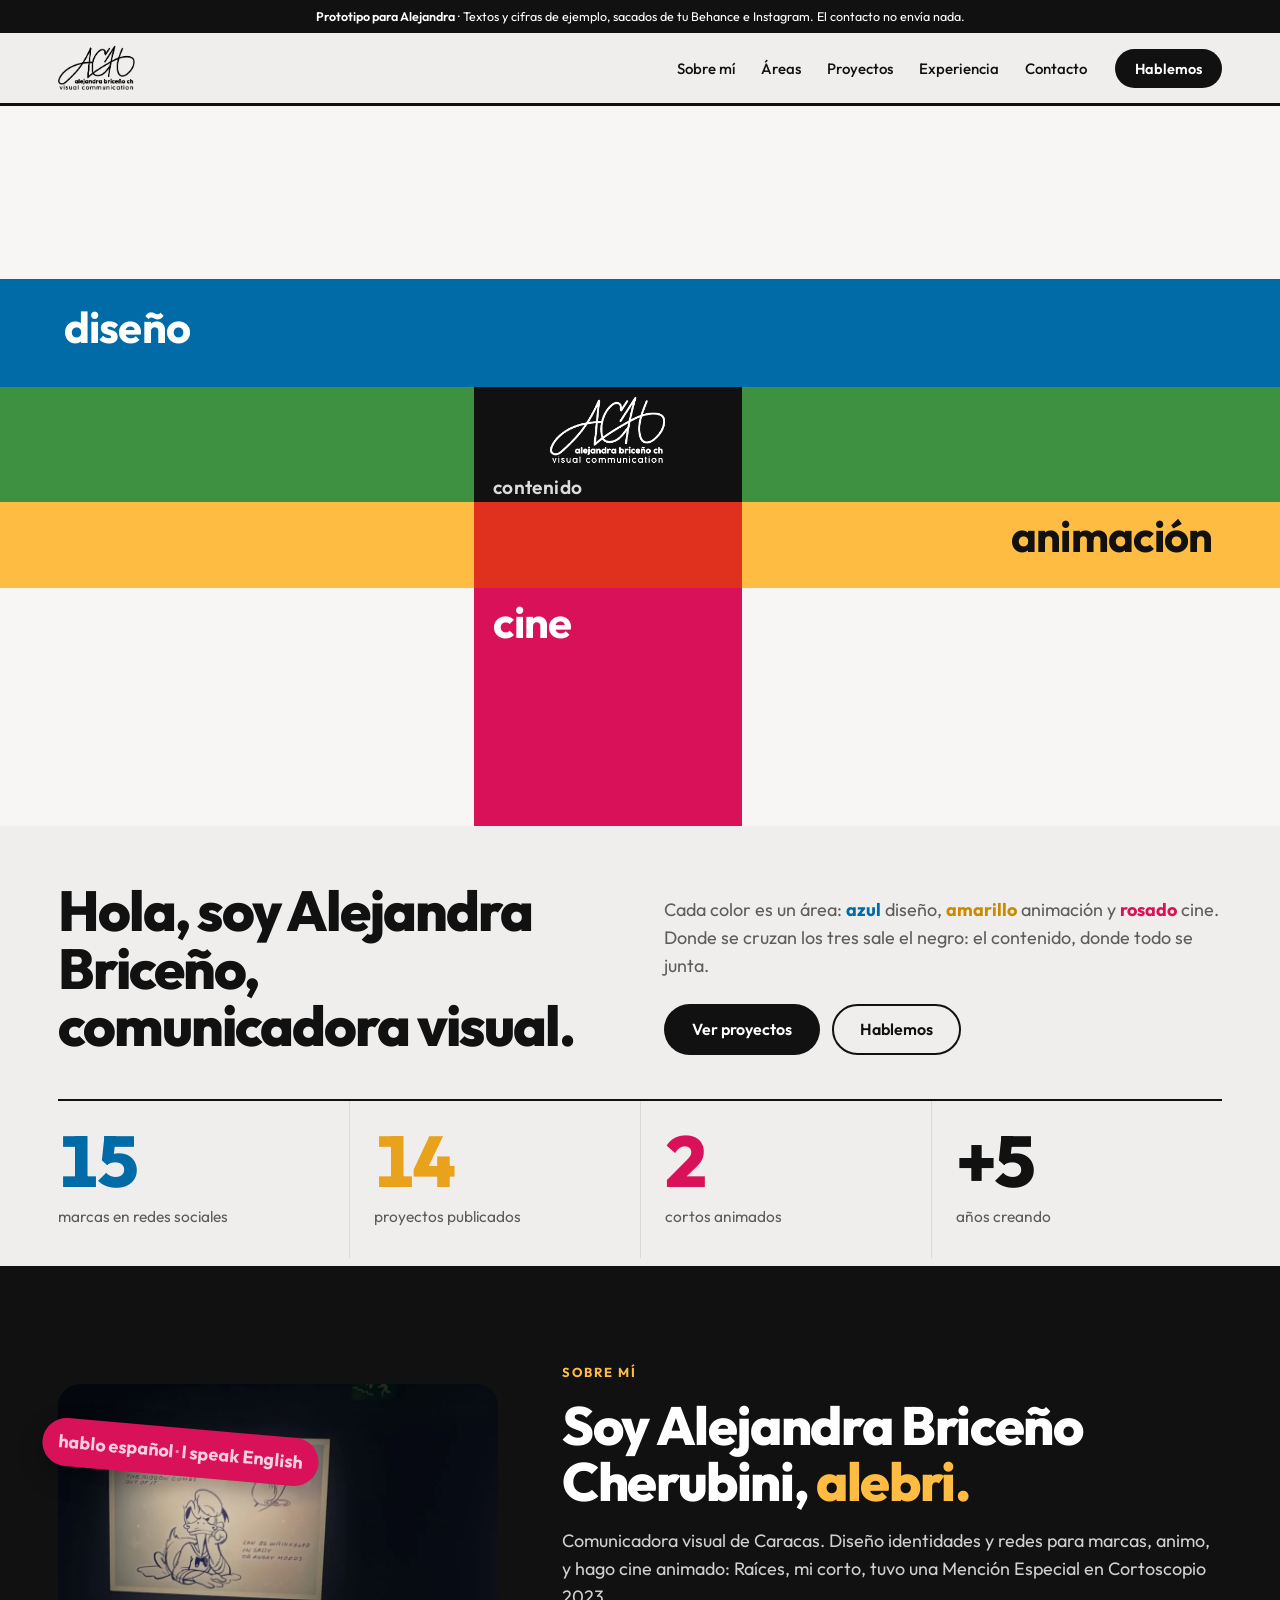
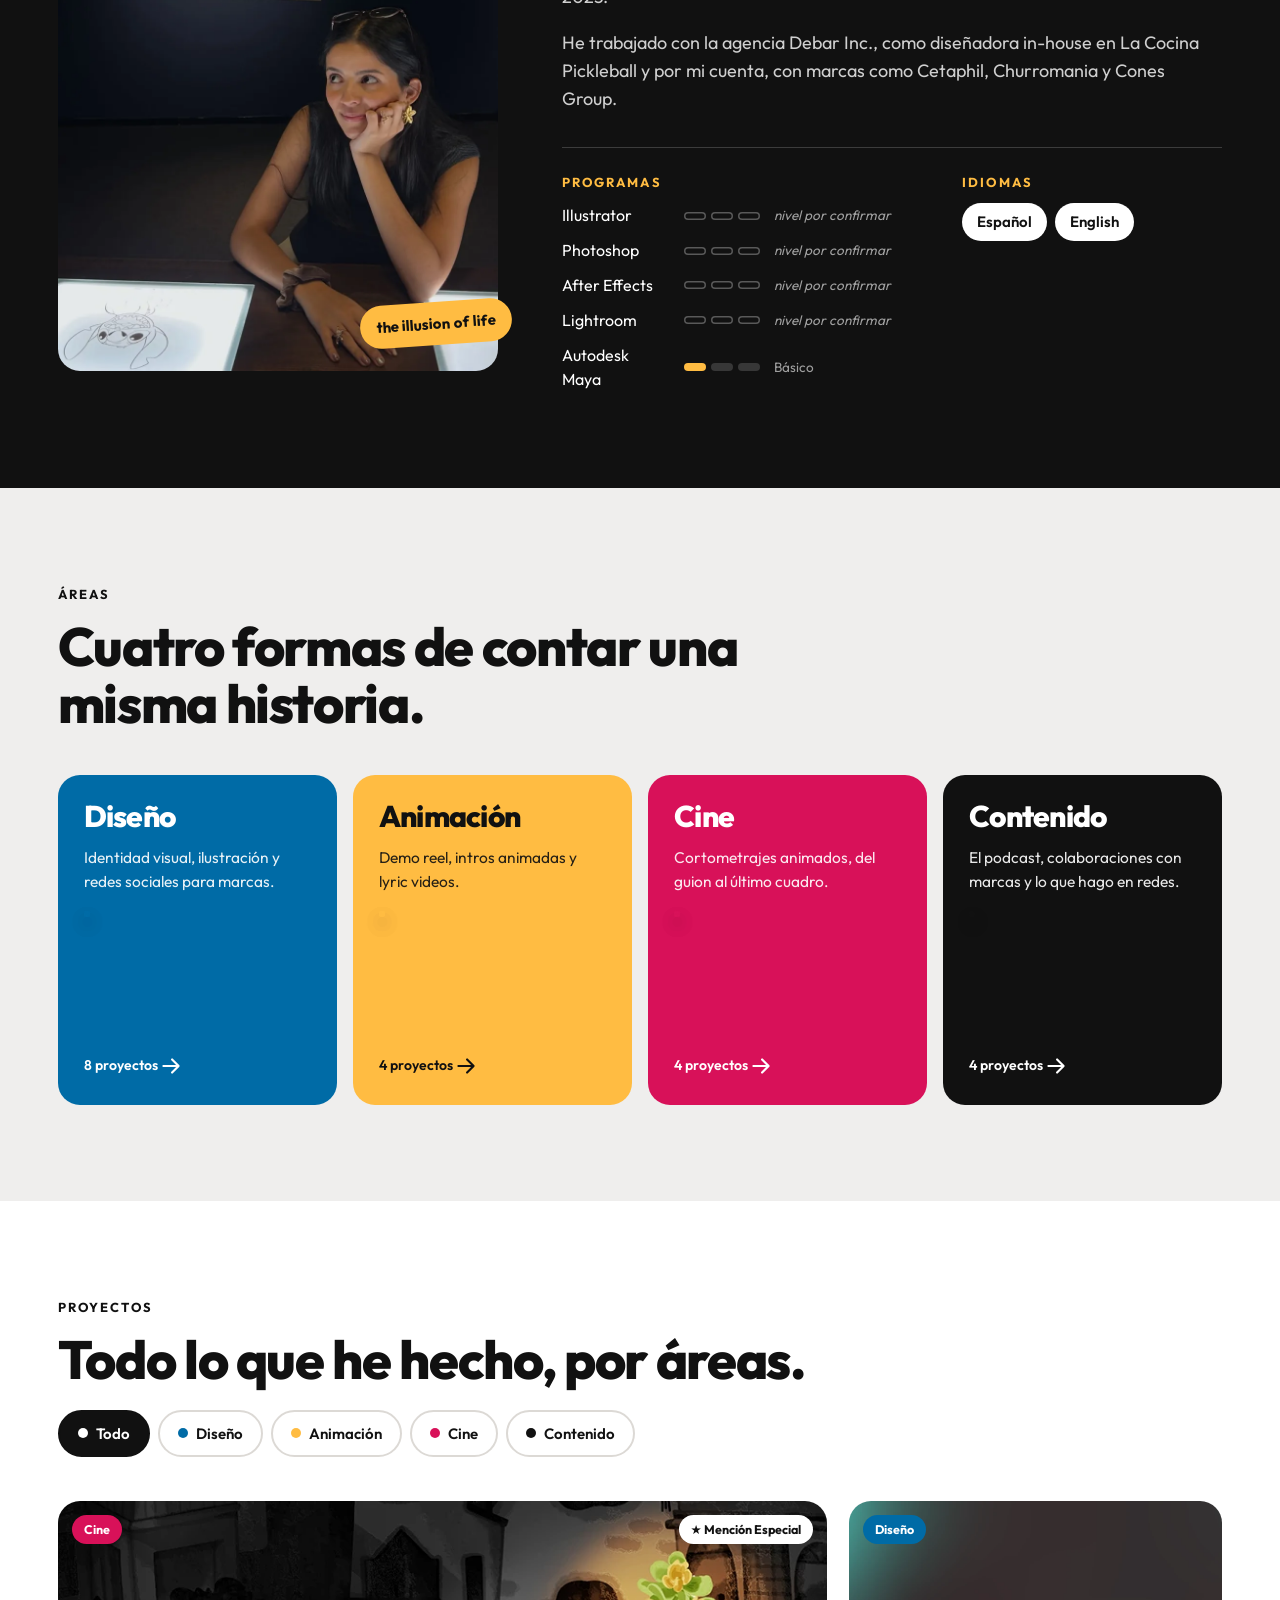
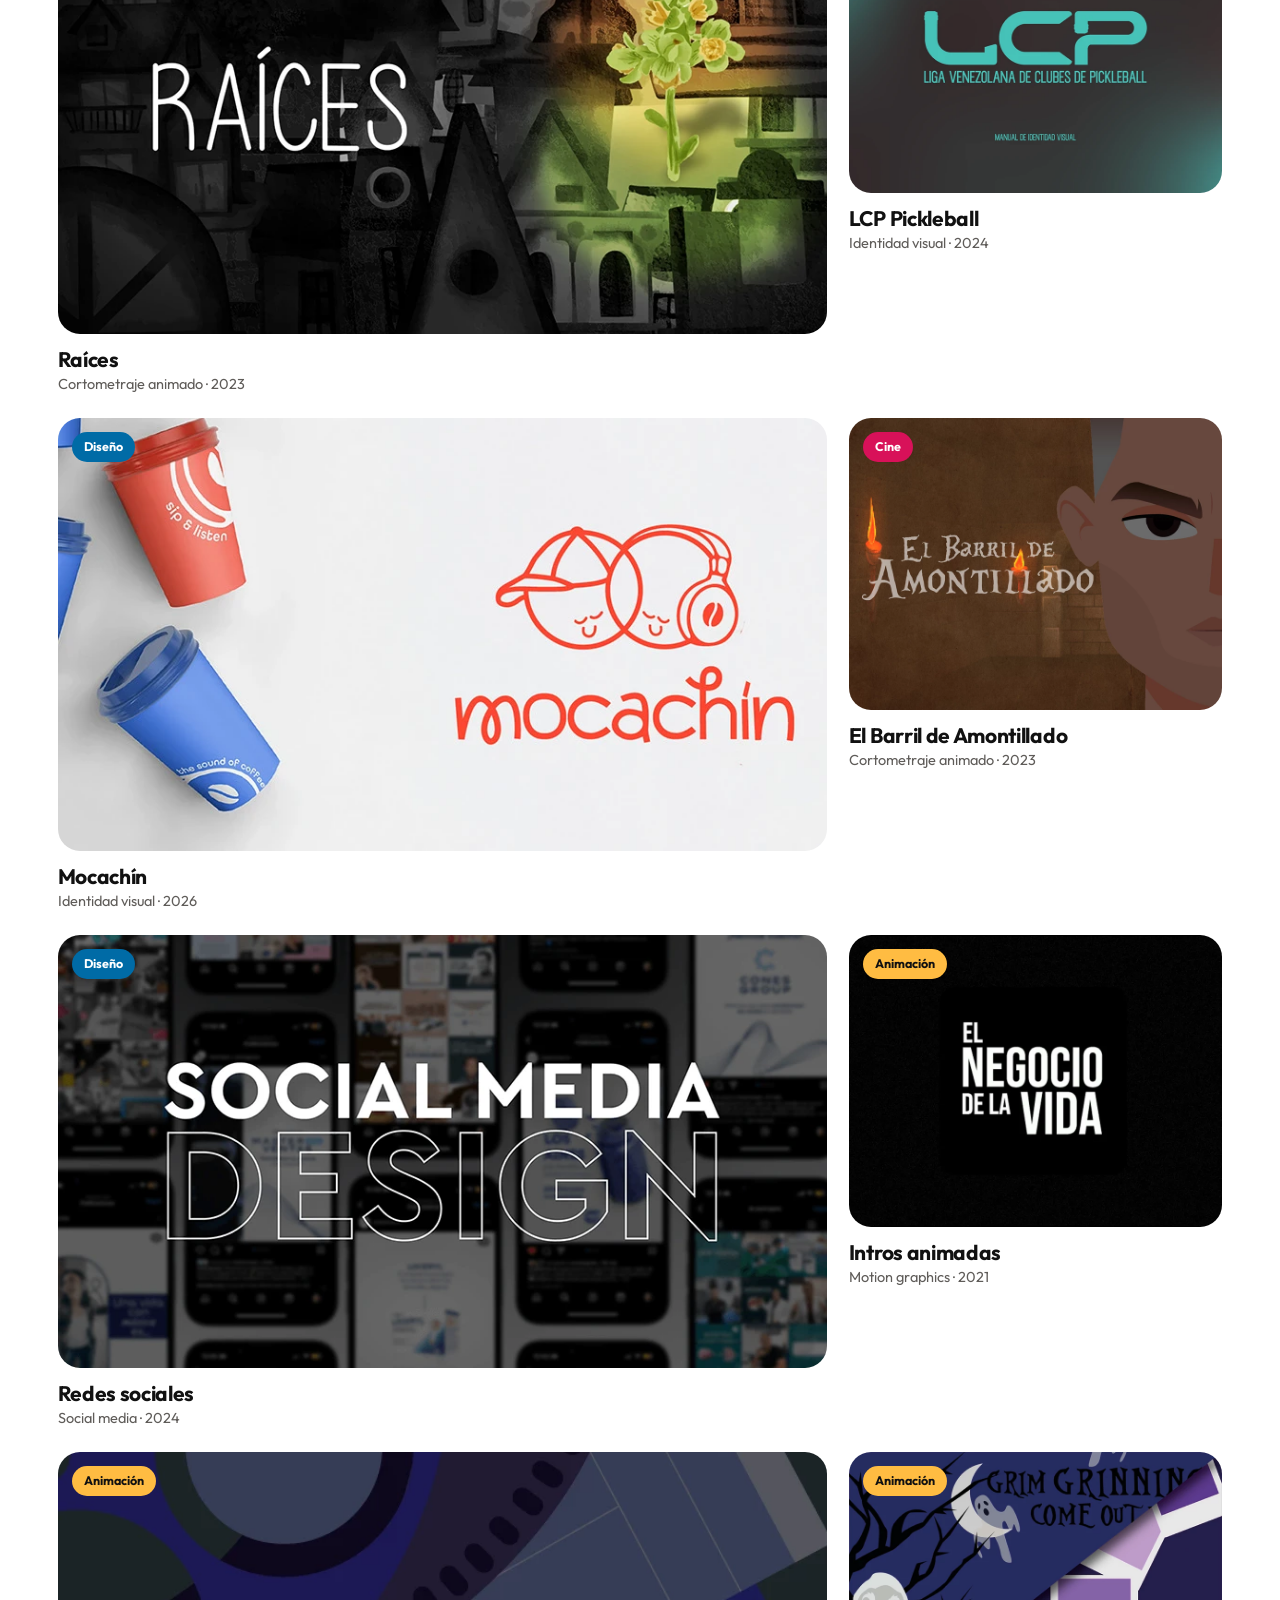
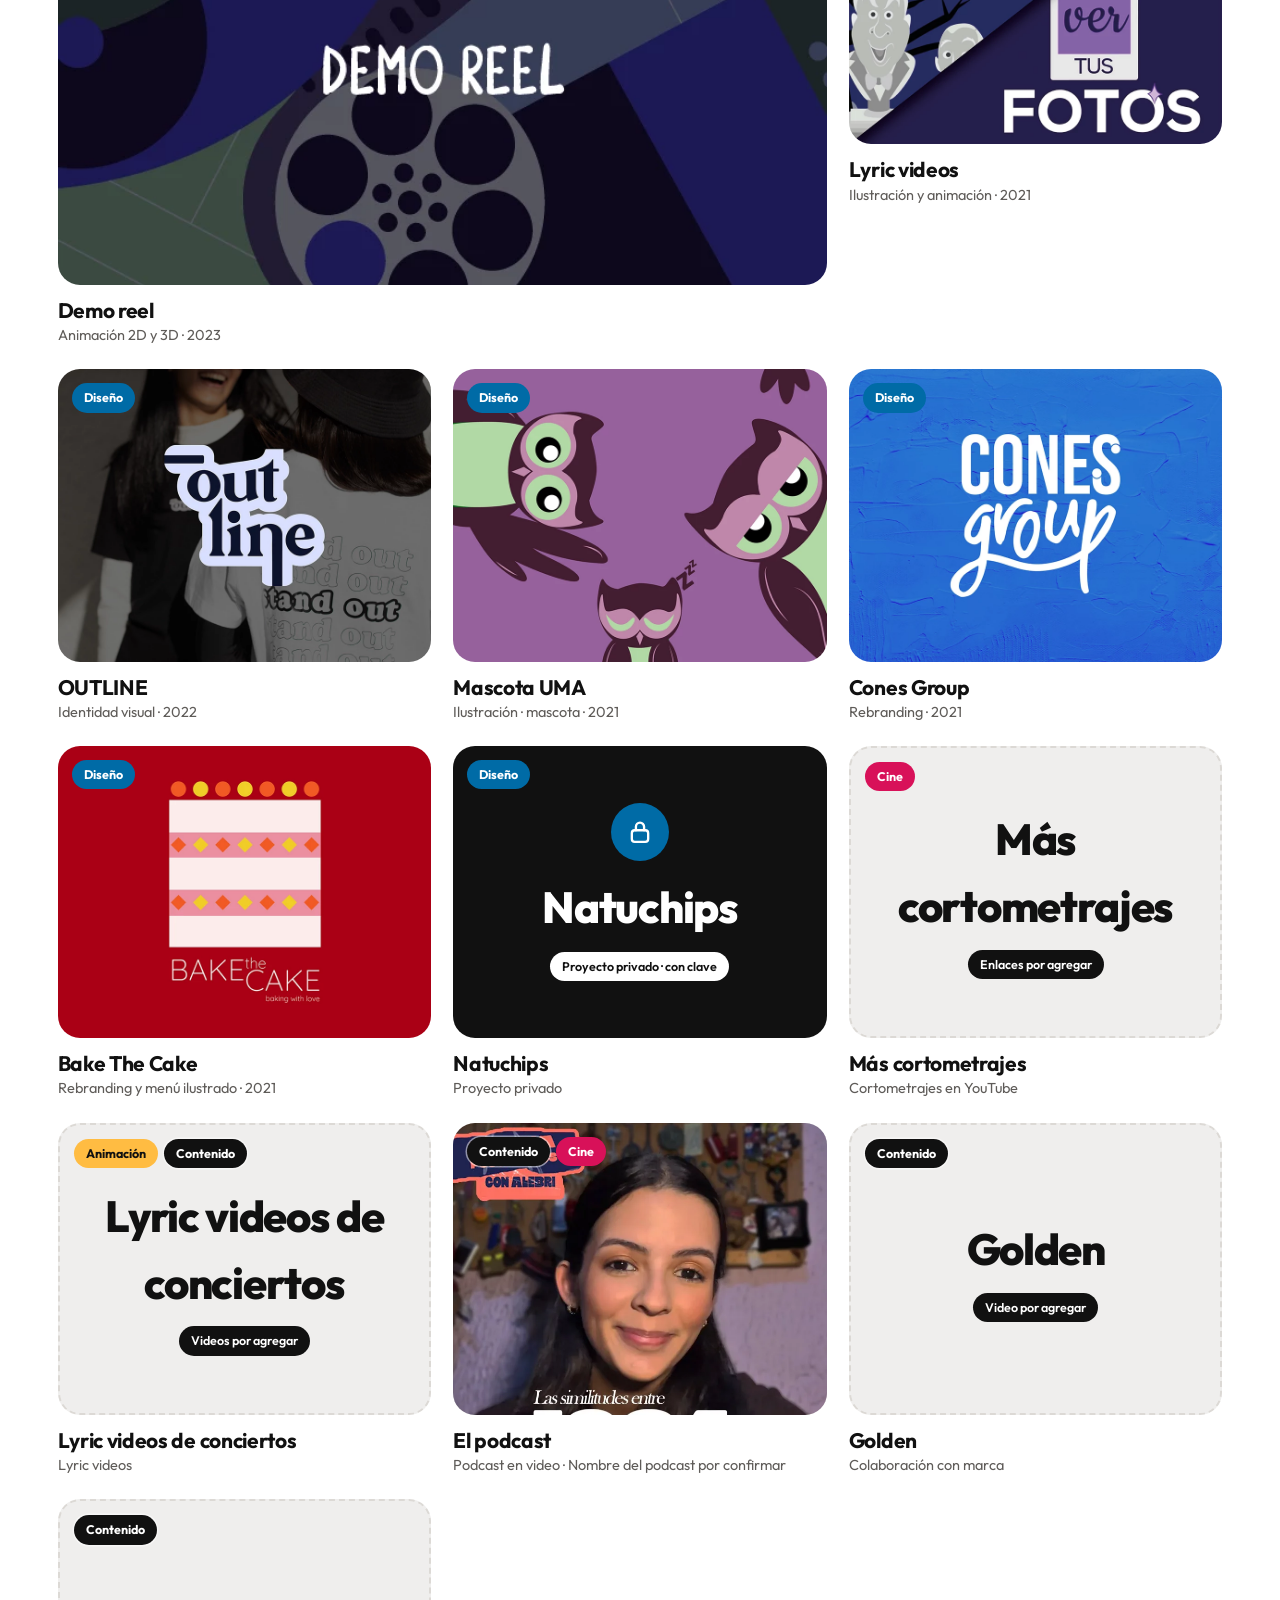
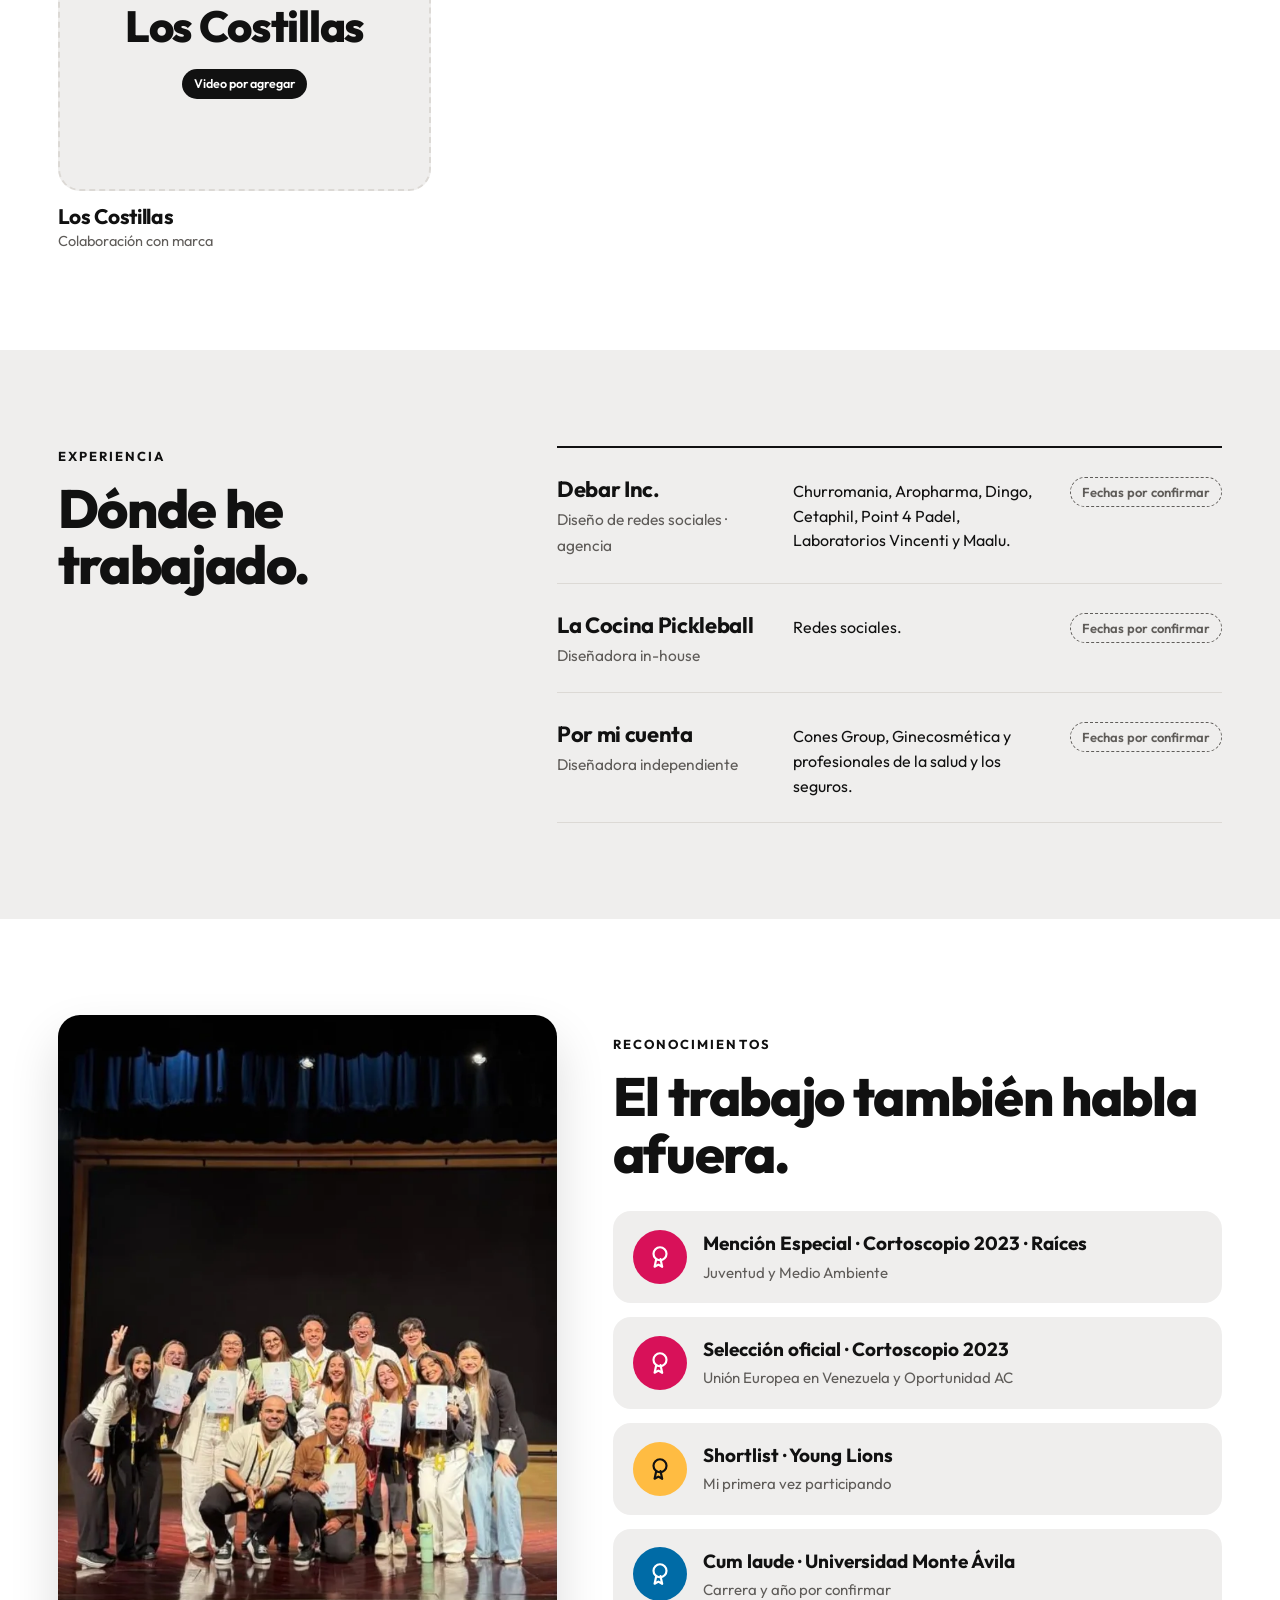
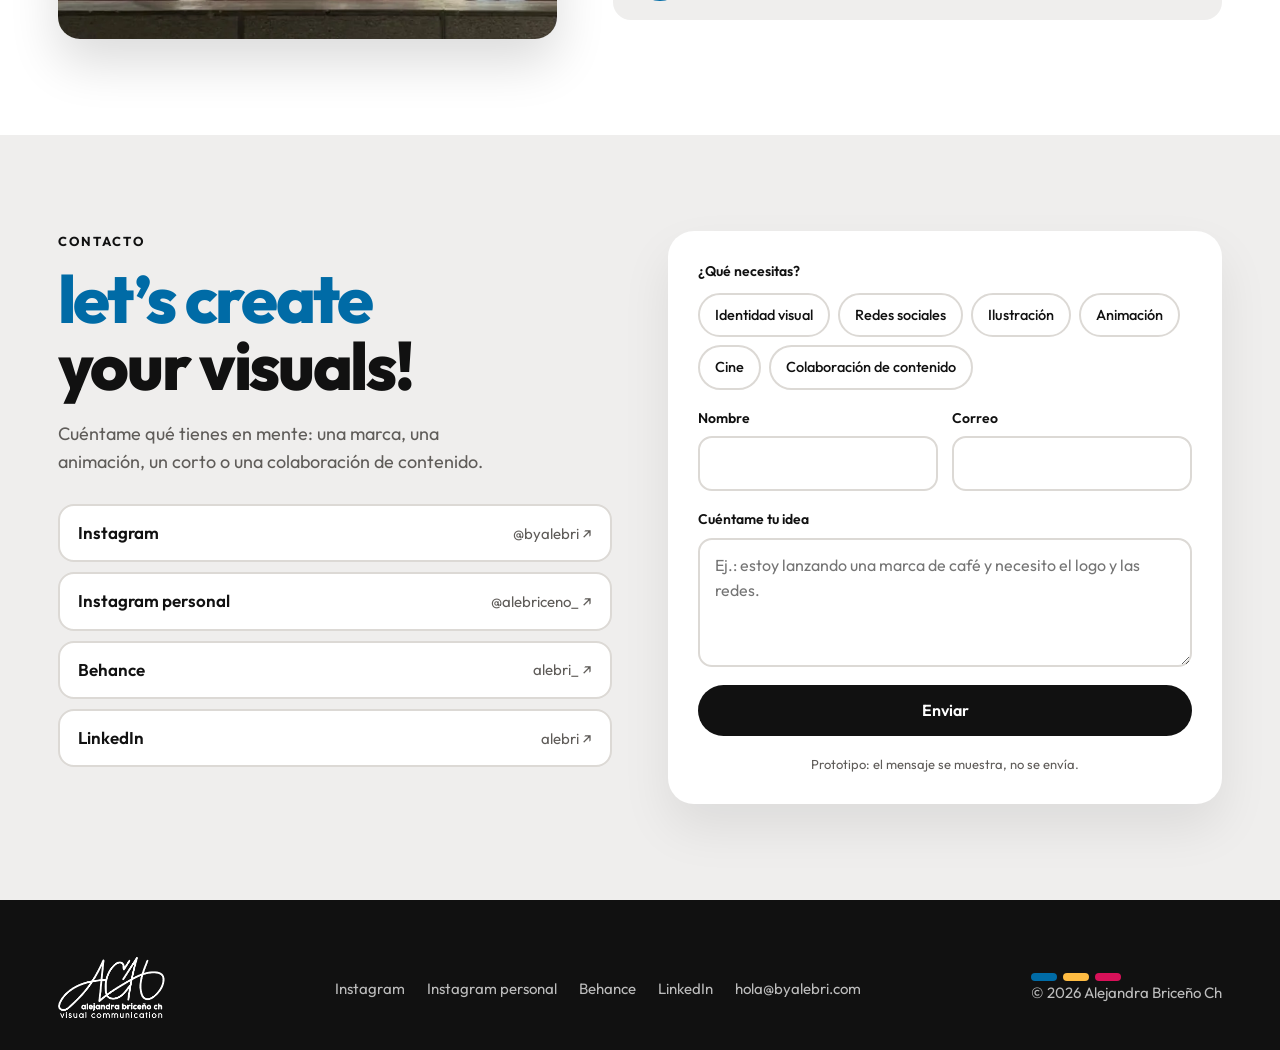
<file: index.html>
<!doctype html>
<html lang="es">
<head>
  <meta charset="utf-8" />
  <meta name="viewport" content="width=device-width, initial-scale=1" />
  <meta name="robots" content="noindex, nofollow" />
  <title>alebri — Alejandra Briceño · diseño, animación, cine y contenido</title>
  <meta name="description" content="Portafolio de Alejandra Briceño (alebri), comunicadora visual: diseño, animación, cine y creación de contenido." />
  <link rel="preconnect" href="https://fonts.googleapis.com" />
  <link rel="preconnect" href="https://fonts.gstatic.com" crossorigin />
  <link href="https://fonts.googleapis.com/css2?family=Outfit:wght@300;400;500;600;700;800;900&amp;display=swap" rel="stylesheet" />
  <link rel="icon" type="image/png" href="img/marca/icono.png" />
  <link rel="stylesheet" href="recursos/estilos.css" />
</head>
<body data-pagina="inicio" data-area="todo">
  <main>
    <!-- Portada: su animación de franjas. Cada franja lleva a su área. -->
    <section class="portada" aria-label="Portada">
      <div class="escenario" id="escenario">
        <div class="lienzo" id="lienzo">
          <div class="intro" aria-hidden="true"><img src="img/marca/personajes.png" alt="" /></div>
          <nav class="franjas" id="franjas" aria-label="Áreas"></nav>
        </div>
        <button class="repetir" type="button" id="repetir" aria-label="Ver la animación otra vez"></button>
      </div>
    </section>

    <section class="presentacion">
      <div class="caja">
        <div class="presentacion-fila">
          <h1 class="saludo">Hola, soy <strong>Alejandra Briceño</strong>, comunicadora visual.</h1>
          <div>
            <p class="hero-bajada">Cada color es un área: <b class="t-azul">azul</b> diseño, <b class="t-amarillo">amarillo</b> animación y <b class="t-rosado">rosado</b> cine. Donde se cruzan los tres sale el negro: el contenido, donde todo se junta.</p>
            <div class="acciones">
              <a class="boton boton--acento" href="#proyectos">Ver proyectos</a>
              <a class="boton boton--borde" href="#contacto">Hablemos</a>
            </div>
          </div>
        </div>
        <div class="numeros" id="numeros"></div>
      </div>
    </section>

    <section class="seccion seccion--negra" id="sobre-mi">
      <div class="caja sobre-grilla">
        <figure class="sobre-foto" data-revelar>
          <img src="img/marca/alebri.webp" alt="Alejandra Briceño frente a un dibujo de animación" loading="lazy" />
          <figcaption>the illusion of life</figcaption>
          <p class="sello-idiomas" id="sello-idiomas"></p>
        </figure>
        <div data-revelar>
          <p class="ceja">Sobre mí</p>
          <h2>Soy Alejandra Briceño Cherubini, <em>alebri.</em></h2>
          <p>Comunicadora visual de Caracas. Diseño identidades y redes para marcas, animo, y hago cine animado: Raíces, mi corto, tuvo una Mención Especial en Cortoscopio 2023.</p>
          <p>He trabajado con la agencia Debar Inc., como diseñadora in-house en La Cocina Pickleball y por mi cuenta, con marcas como Cetaphil, Churromania y Cones Group.</p>
          <div class="sobre-datos">
            <div>
              <h3>Programas</h3>
              <ul class="habilidades" id="lista-habilidades"></ul>
            </div>
            <div>
              <h3>Idiomas</h3>
              <ul class="idiomas" id="lista-idiomas"></ul>
            </div>
          </div>
        </div>
      </div>
    </section>

    <section class="seccion" id="areas">
      <div class="caja">
        <div class="cabeza">
          <p class="ceja">Áreas</p>
          <h2>Cuatro formas de contar <em>una misma historia.</em></h2>
        </div>
        <div class="areas" id="lista-areas"></div>
      </div>
    </section>

    <section class="seccion seccion--blanca" id="proyectos">
      <div class="caja">
        <div class="cabeza cabeza--fila">
          <div>
            <p class="ceja">Proyectos</p>
            <h2 id="titulo-proyectos">Todo lo que he hecho, <em>por áreas.</em></h2>
          </div>
          <div class="filtros" id="filtros" role="group" aria-label="Filtrar proyectos por área"></div>
        </div>
        <div class="subfiltros" id="subfiltros" role="group" aria-label="Filtrar diseño" hidden></div>
        <div class="proyectos" id="lista-proyectos"></div>
      </div>
    </section>

    <section class="seccion" id="experiencia">
      <div class="caja experiencia-grilla">
        <div class="cabeza">
          <p class="ceja">Experiencia</p>
          <h2>Dónde <em>he trabajado.</em></h2>
        </div>
        <ol class="experiencia" id="lista-experiencia"></ol>
      </div>
    </section>

    <section class="seccion seccion--blanca" id="premios">
      <div class="caja premios-grilla">
        <figure class="premios-foto" data-revelar>
          <img src="img/redes/young-lions.webp" alt="Alejandra con su equipo en Young Lions" loading="lazy" />
        </figure>
        <div>
          <p class="ceja">Reconocimientos</p>
          <h2>El trabajo <em>también habla afuera.</em></h2>
          <ul class="premios" id="lista-premios"></ul>
        </div>
      </div>
    </section>

    <section class="seccion" id="contacto">
      <div class="caja contacto-grilla">
        <div>
          <p class="ceja">Contacto</p>
          <p class="lema"><span>let’s create</span> your visuals!</p>
          <p class="contacto-texto">Cuéntame qué tienes en mente: una marca, una animación, un corto o una colaboración de contenido.</p>
          <ul class="redes" id="lista-redes"></ul>
        </div>
        <form class="formulario" id="form-contacto" novalidate>
          <fieldset class="campo">
            <legend>¿Qué necesitas?</legend>
            <div class="chips" id="chips-contacto"></div>
            <p class="error" data-error="tipos" hidden>Elige al menos una opción.</p>
          </fieldset>
          <div class="fila-2">
            <label class="campo"><span class="etiqueta">Nombre</span><input name="nombre" autocomplete="name" /><span class="error" data-error="nombre" hidden>Dime tu nombre.</span></label>
            <label class="campo"><span class="etiqueta">Correo</span><input name="correo" type="email" autocomplete="email" /><span class="error" data-error="correo" hidden>Necesito un correo para responderte.</span></label>
          </div>
          <label class="campo"><span class="etiqueta">Cuéntame tu idea</span><textarea name="mensaje" rows="4" placeholder="Ej.: estoy lanzando una marca de café y necesito el logo y las redes."></textarea><span class="error" data-error="mensaje" hidden>Cuéntame un poco de tu proyecto.</span></label>
          <button class="boton boton--acento boton--ancho" type="submit">Enviar</button>
          <p class="nota">Prototipo: el mensaje se muestra, no se envía.</p>
        </form>
      </div>
    </section>
  </main>

  <script src="recursos/datos.js"></script>
  <script src="recursos/app.js"></script>
</body>
</html>
</file>
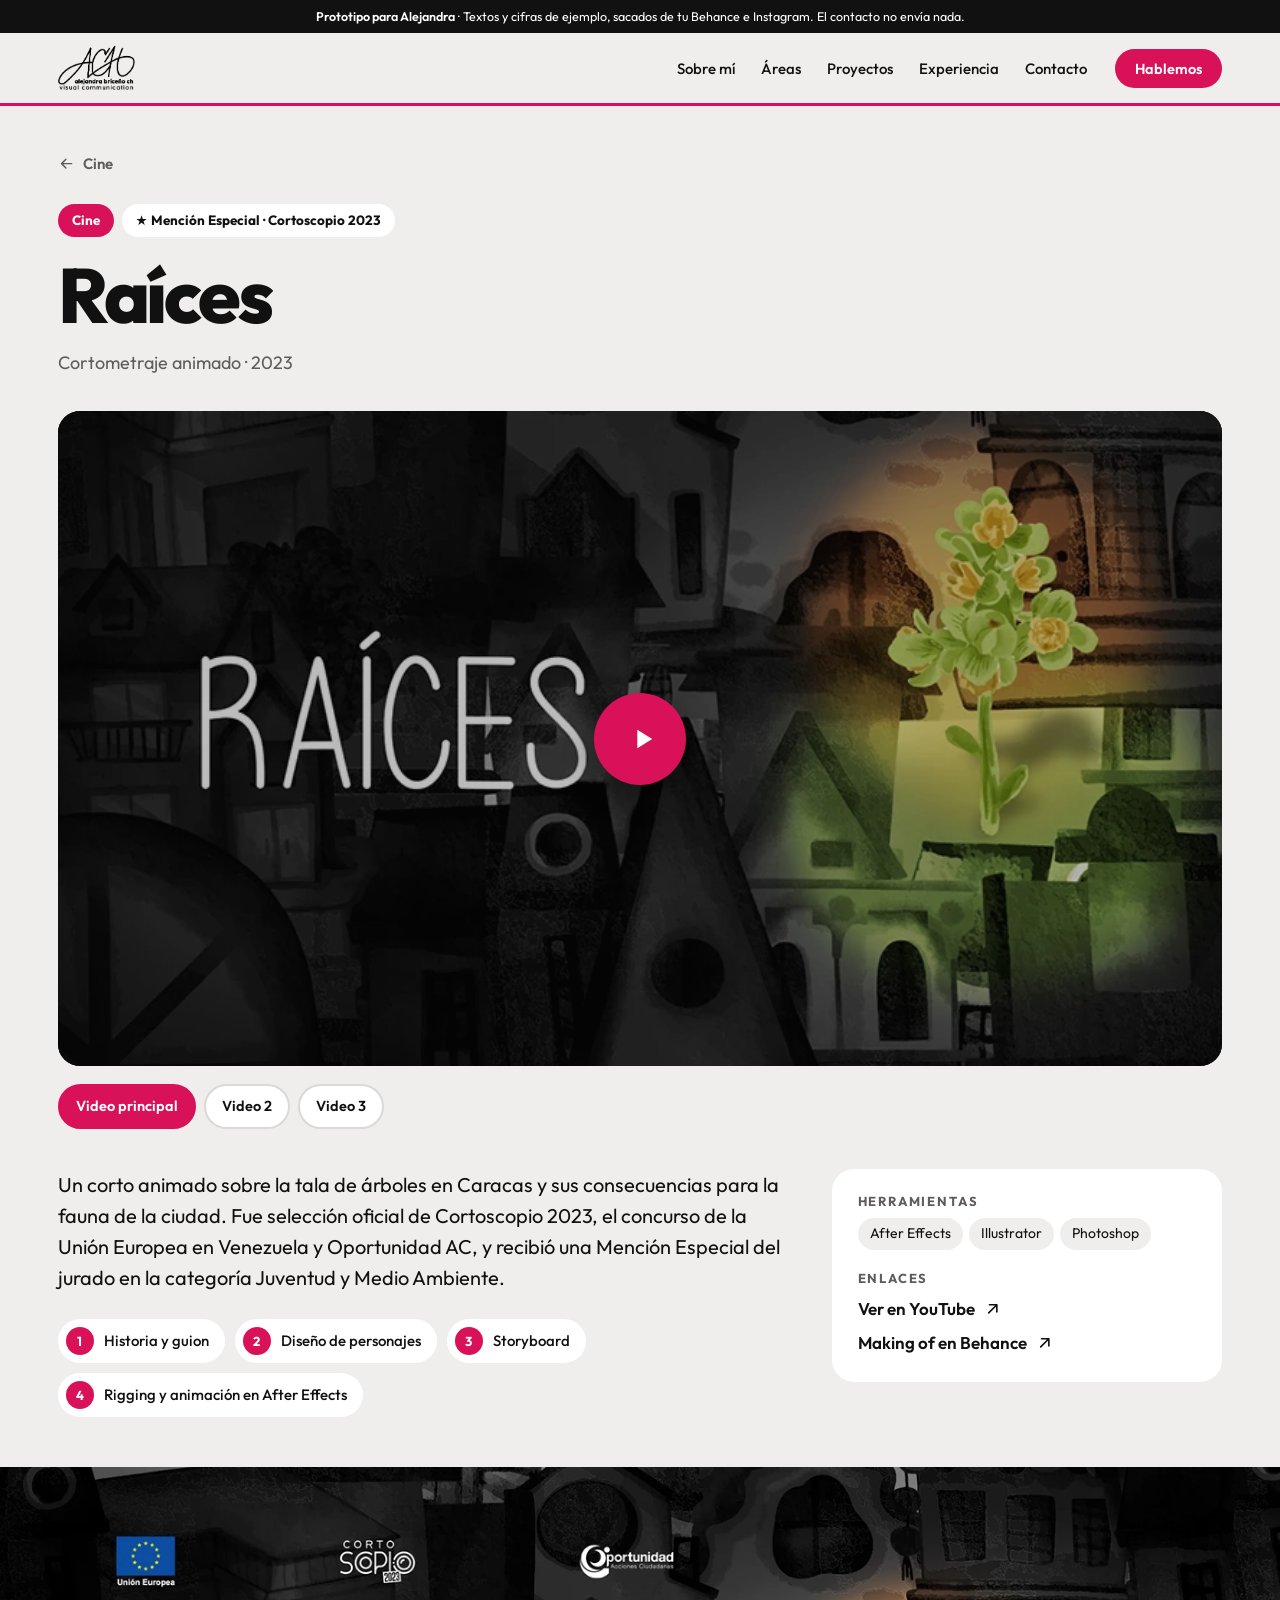
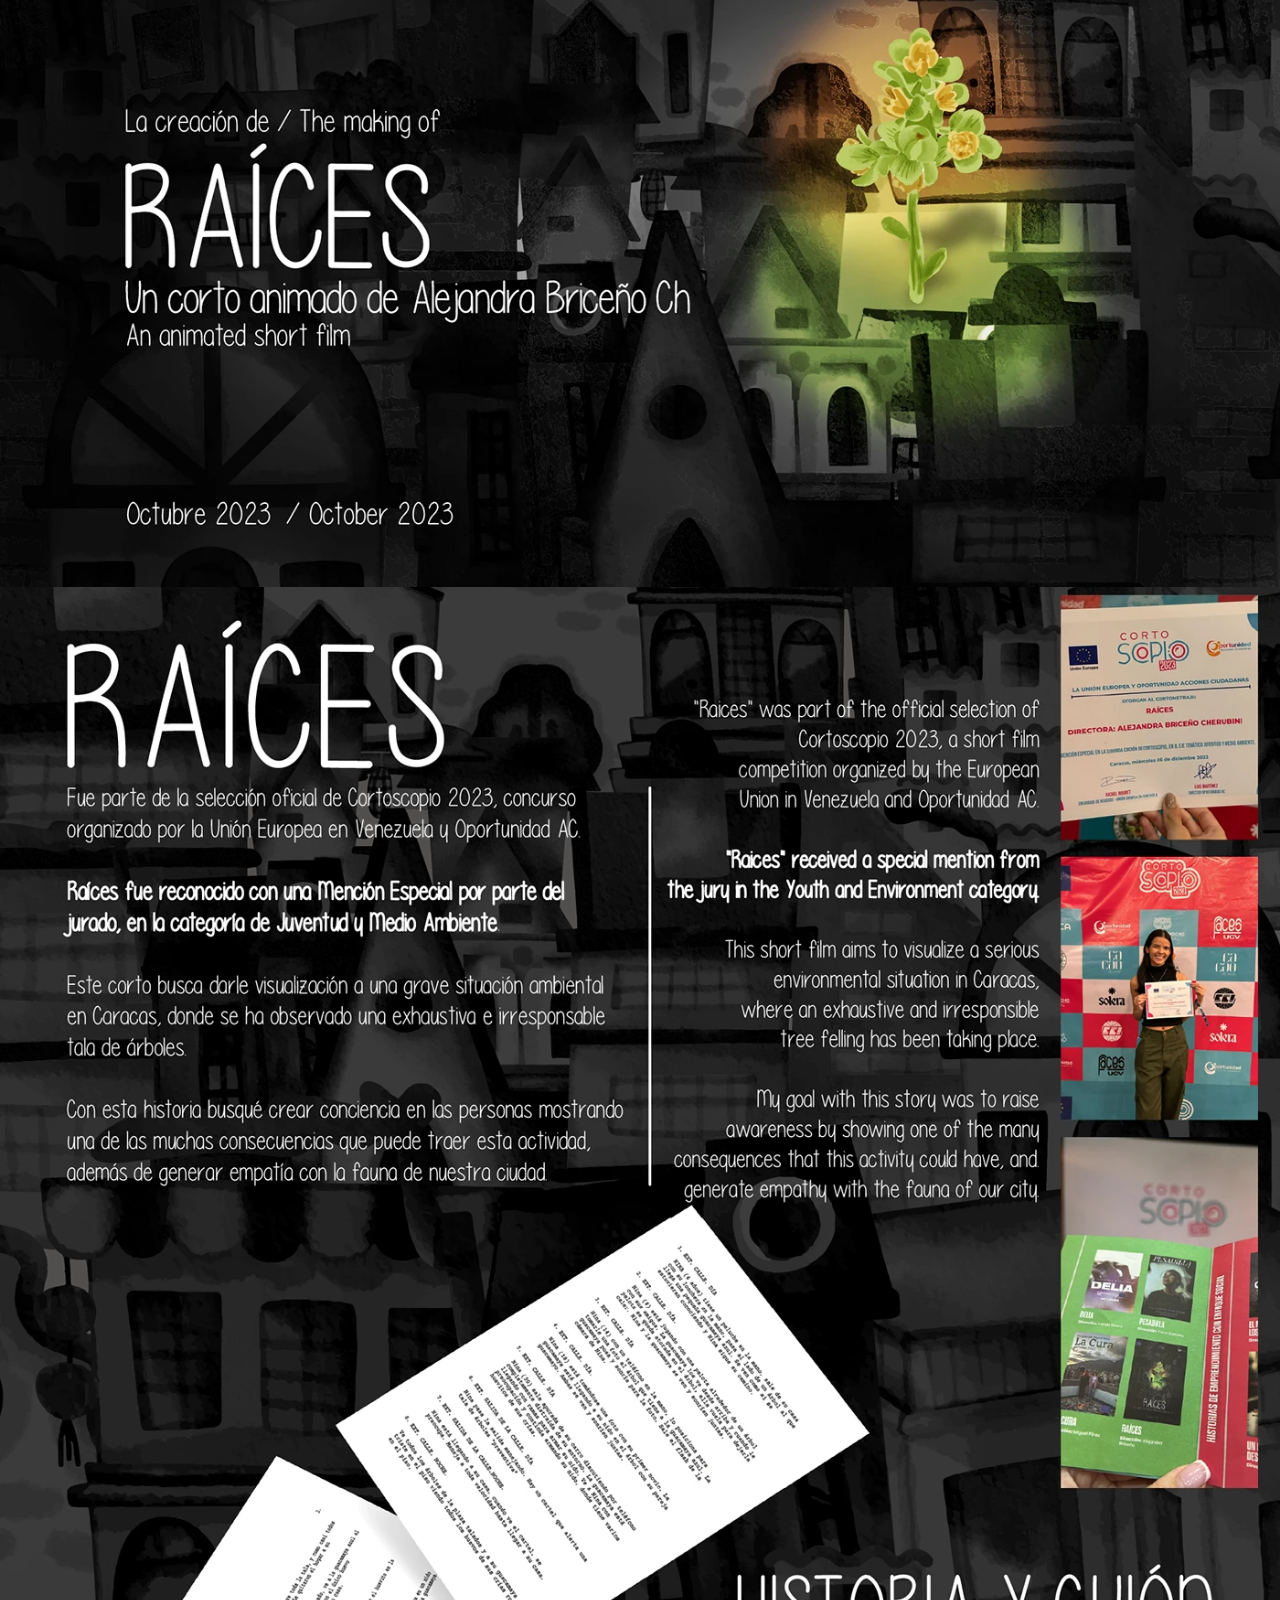
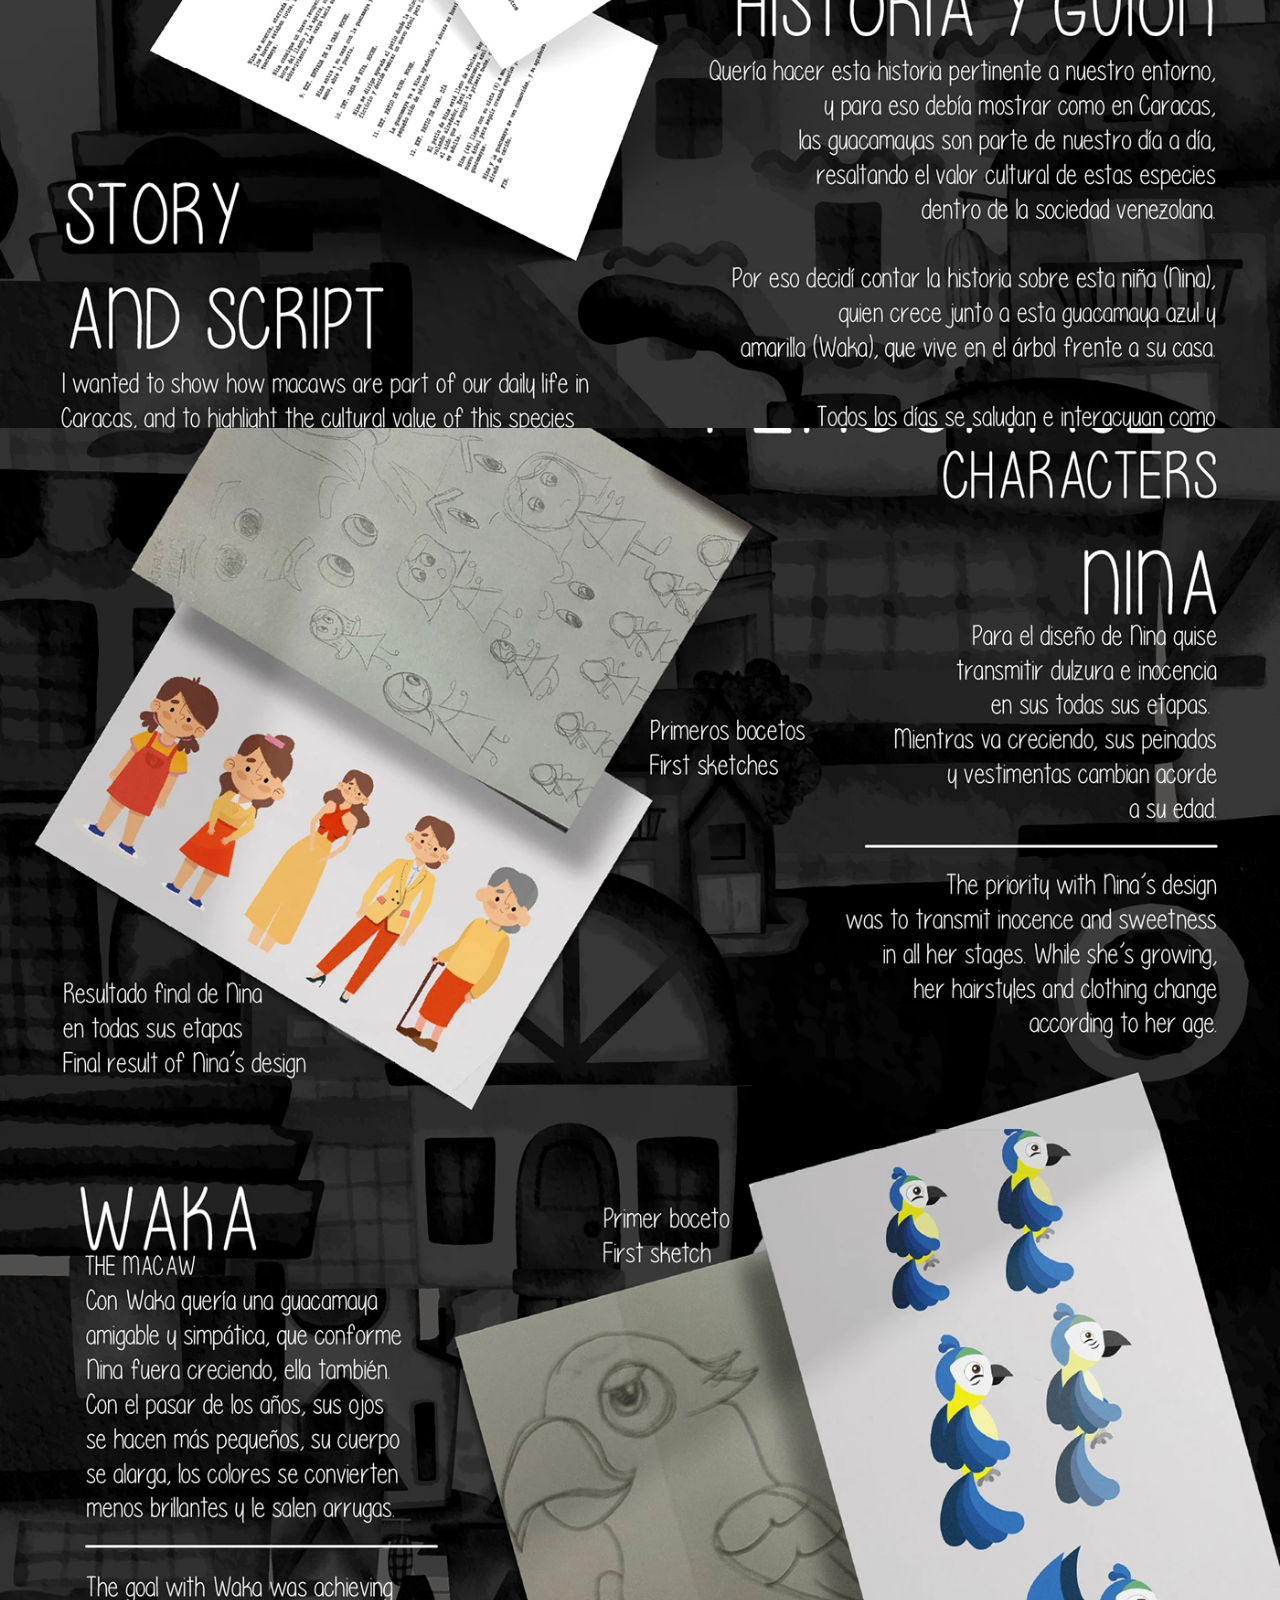
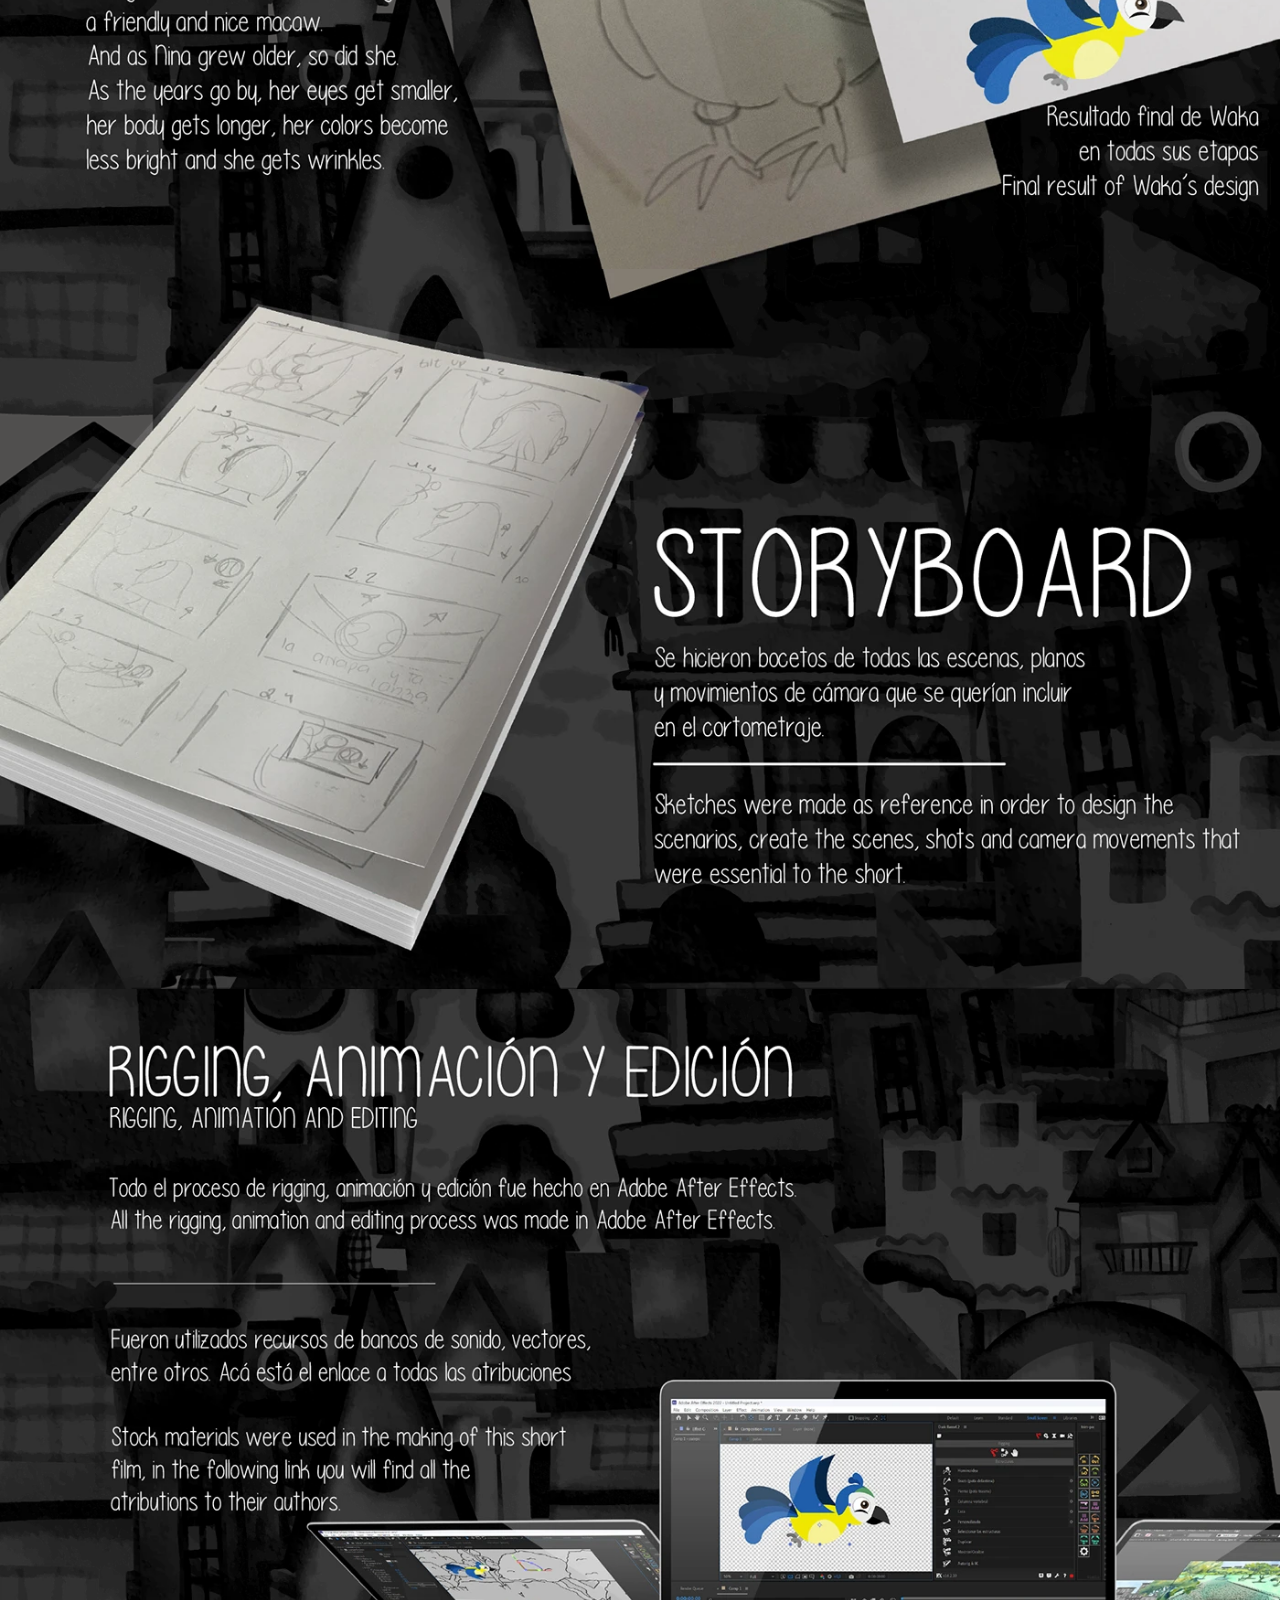
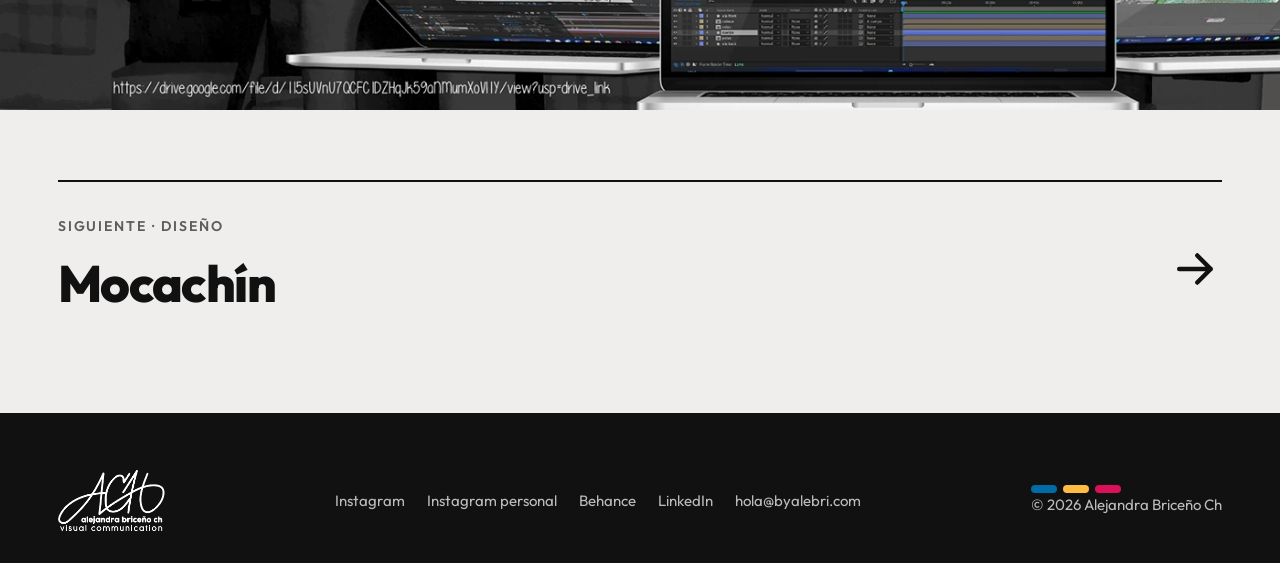
<file: proyecto.html>
<!doctype html>
<html lang="es">
<head>
  <meta charset="utf-8" />
  <meta name="viewport" content="width=device-width, initial-scale=1" />
  <meta name="robots" content="noindex, nofollow" />
  <title>Proyecto — alebri</title>
  <link rel="preconnect" href="https://fonts.googleapis.com" />
  <link rel="preconnect" href="https://fonts.gstatic.com" crossorigin />
  <link href="https://fonts.googleapis.com/css2?family=Outfit:wght@300;400;500;600;700;800;900&amp;display=swap" rel="stylesheet" />
  <link rel="icon" type="image/png" href="img/marca/icono.png" />
  <link rel="stylesheet" href="recursos/estilos.css" />
</head>
<body data-pagina="proyecto" data-area="todo">
  <main id="ficha"></main>
  <script src="recursos/datos.js"></script>
  <script src="recursos/medidas.js"></script>
  <script src="recursos/app.js"></script>
</body>
</html>
</file>
<file: recursos/estilos.css>
/* Prototipo de byalebri.com. Sale de su propia marca: el gris de su banner de
   Behance, azul diseño, amarillo animación, rosado cine y negro, donde todo se
   junta. El área elegida cambia el color de acento de toda la web. */
*, *::before, *::after { box-sizing: border-box; }

:root {
  --fondo: #efeeed;
  --tinta: #111;
  --gris: #5f5c59;
  --linea: #dcd9d5;
  --blanco: #fff;
  --azul: #006ba6;
  --amarillo: #ffbc42;
  --rosado: #d81159;
  --negro: #111;
  --acento: var(--negro);
  --acento-texto: var(--negro); /* el acento cuando va como texto sobre claro */
  --sobre-acento: #fff;
  --radio: 22px;
  --margen: clamp(18px, 4.5vw, 72px);
  --alto-cabecera: 70px;
  --piel: #f6f4f1;
}
body[data-area="diseno"] { --acento: var(--azul); --acento-texto: var(--azul); --sobre-acento: #fff; }
body[data-area="animacion"] { --acento: var(--amarillo); --acento-texto: #b07400; --sobre-acento: #111; }
body[data-area="cine"] { --acento: var(--rosado); --acento-texto: var(--rosado); --sobre-acento: #fff; }

html { scroll-behavior: smooth; scroll-padding-top: calc(var(--alto-cabecera) + 16px); }
body {
  margin: 0;
  font-family: 'Outfit', system-ui, -apple-system, 'Segoe UI', sans-serif;
  font-size: 17px;
  line-height: 1.55;
  color: var(--tinta);
  background: var(--fondo);
  -webkit-font-smoothing: antialiased;
}
img { display: block; max-width: 100%; }
a { color: inherit; }
button, input, textarea { font: inherit; color: inherit; }
h1, h2, h3 { margin: 0; line-height: 1.05; letter-spacing: -0.025em; }
p { margin: 0; }
[hidden] { display: none !important; }
:focus-visible { outline: 3px solid var(--azul); outline-offset: 3px; border-radius: 6px; }
.caja { padding: 0 var(--margen); }
.icono { width: 1.15em; height: 1.15em; flex: none; fill: none; stroke: currentColor; stroke-width: 2; stroke-linecap: round; stroke-linejoin: round; }

/* Colores de cada área, donde se usan fijos */
.c-diseno { --c: var(--azul); --c-texto: #fff; }
.c-animacion { --c: var(--amarillo); --c-texto: #111; }
.c-cine { --c: var(--rosado); --c-texto: #fff; }
.c-contenido, .c-todo { --c: var(--negro); --c-texto: #fff; }

/* ── Botones ── */
.boton {
  display: inline-flex; align-items: center; justify-content: center; gap: 8px; padding: 14px 26px;
  border: 2px solid transparent; border-radius: 999px; font-size: 16px; font-weight: 600; line-height: 1.2;
  text-decoration: none; cursor: pointer; transition: background-color .4s, color .4s, border-color .4s, transform .15s;
}
.boton:hover { transform: translateY(-2px); }
.boton--acento { background: var(--acento); color: var(--sobre-acento); }
.boton--borde { border-color: var(--tinta); }
.boton--borde:hover { background: var(--tinta); color: #fff; }
.boton--chico { padding: 9px 18px; font-size: 14.5px; }
.boton--ancho { width: 100%; }

/* ── Aviso y cabecera ── */
.aviso { padding: 7px 16px; background: var(--tinta); color: #fff; font-size: 12.5px; text-align: center; }
.aviso strong { font-weight: 600; }
.cabecera {
  position: sticky; top: 0; z-index: 50; background: color-mix(in srgb, var(--fondo) 86%, transparent);
  backdrop-filter: blur(14px); -webkit-backdrop-filter: blur(14px);
  border-bottom: 3px solid var(--acento); transition: border-color .4s;
}
.cabecera .caja { display: flex; align-items: center; gap: 28px; height: var(--alto-cabecera); }
.logo { display: block; flex: none; }
.logo img { height: 46px; width: auto; }
.menu { display: flex; gap: 26px; margin-left: auto; }
.menu a { font-size: 15px; font-weight: 500; text-decoration: none; position: relative; }
.menu a::after { content: ''; position: absolute; left: 0; right: 0; bottom: -4px; height: 2px; background: var(--acento); transform: scaleX(0); transition: transform .25s, background-color .4s; }
.menu a:hover::after { transform: scaleX(1); }
.menu-movil { display: none; place-items: center; width: 44px; height: 44px; margin-left: auto; border: 0; border-radius: 12px; background: var(--tinta); color: #fff; cursor: pointer; }

/* ── Portada: su animación de franjas ──
   El escenario ocupa el ancho y el alto de la pantalla. Adentro, el lienzo tiene
   la proporción de su video (16:9, o 9:16 en pantallas angostas) y lo cubre como
   object-fit: cover, así las franjas clicables quedan siempre sobre las de su
   video. Sin video, el lienzo dibuja las franjas y sus cruces con los colores
   de su animación: azul + amarillo dan verde, amarillo + rosado rojo, y las
   tres, negro. */
.portada { position: relative; }
.escenario {
  --ancho: 16; --alto: 9;
  position: relative; height: min(56.25vw, calc(100svh - var(--alto-cabecera))); overflow: hidden;
  container-type: size; background: #f7f6f4;
}
.lienzo {
  position: absolute; left: 50%; top: 50%; width: max(100cqw, 100cqh * var(--ancho) / var(--alto)); aspect-ratio: var(--ancho) / var(--alto);
  transform: translate(-50%, -50%); container-type: inline-size;
}
.lienzo video { position: absolute; inset: 0; width: 100%; height: 100%; object-fit: cover; }
.mezcla, .franjas { position: absolute; inset: 0; }
.mezcla-franja, .franja { position: absolute; left: var(--hx); top: var(--hy); width: var(--hw); height: var(--hh); }
.mezcla-franja { transition: opacity .35s; }
.mezcla--diseno { background: var(--azul); }
.mezcla--animacion { background: var(--amarillo); }
.mezcla--cine { background: var(--rosado); }
.mezcla--verde { background: #3f9142; }
.mezcla--rojo { background: #e0301e; }
.mezcla--morado { background: #2b2d6e; }
.mezcla--contenido { background: #111; }
.mezcla--contenido img { position: absolute; left: 50%; top: 8%; width: auto; height: 60%; max-width: 86%; object-fit: contain; transform: translateX(-50%); }
.escenario.con-video .mezcla { display: none; }
/* Al pasar por una franja, las otras se aclaran para que se vea entera. */
.escenario[data-encima] .mezcla-franja { opacity: .28; }
.escenario[data-encima="diseno"] .mezcla--diseno,
.escenario[data-encima="animacion"] .mezcla--animacion,
.escenario[data-encima="cine"] .mezcla--cine,
.escenario[data-encima="contenido"] .mezcla-franja { opacity: 1; }
.franja { display: block; color: #fff; text-decoration: none; -webkit-tap-highlight-color: transparent; }
.franja--animacion { color: #111; }
.franja:focus-visible { outline: 4px solid #111; outline-offset: -4px; border-radius: 0; }
.franja-texto {
  position: absolute; left: var(--htx); top: var(--hty); display: inline-flex; align-items: center; gap: .3em;
  font-size: 3.4cqw; font-weight: 700; line-height: 1; letter-spacing: -0.02em; white-space: nowrap; transition: transform .25s;
}
.franja--contenido .franja-texto { font-size: 1.5cqw; font-weight: 600; letter-spacing: .02em; opacity: .85; }
.franja-texto::after { content: '→'; font-weight: 500; opacity: 0; transform: translateX(-.3em); transition: opacity .25s, transform .25s; }
.franja:hover .franja-texto, .franja:focus-visible .franja-texto { transform: translateX(.25em); }
.franja:hover .franja-texto::after, .franja:focus-visible .franja-texto::after { opacity: 1; transform: none; }
/* Con video, las palabras aparecen cuando su animación termina. */
.escenario.con-video:not(.lista) .franja-texto { opacity: 0; }
.repetir {
  position: absolute; right: 18px; bottom: 18px; z-index: 3; display: grid; place-items: center; width: 46px; height: 46px; padding: 0;
  border: 0; border-radius: 50%; background: #fff; color: #111; box-shadow: 0 6px 18px rgba(0, 0, 0, .16); cursor: pointer;
  opacity: 0; visibility: hidden; transition: opacity .3s, visibility .3s, transform .3s;
}
.repetir:hover { transform: rotate(-40deg); }
.escenario.lista .repetir { opacity: 1; visibility: visible; }
.chispa {
  position: absolute; z-index: 6; font-size: 34px; font-weight: 800; line-height: 1; pointer-events: none;
  transform: translate(-50%, -50%) scale(.4); animation: chispa .95s cubic-bezier(.15, .7, .3, 1) forwards;
}
@keyframes chispa { to { transform: translate(calc(-50% + var(--dx)), calc(-50% + var(--dy))) rotate(var(--rot)) scale(1.15); opacity: 0; } }

/* La entrada (sin video): sus personajes, y luego entran las franjas como en su animación. */
.intro { position: absolute; inset: 0; z-index: 2; visibility: hidden; opacity: 0; background: var(--fondo); pointer-events: none; }
.intro img { width: 100%; height: 100%; object-fit: cover; }
.escenario.con-video .intro { display: none; }
.escenario.anima .intro { animation: intro 2.3s ease both; }
@keyframes intro {
  0% { visibility: visible; opacity: 0; transform: scale(1.08); }
  18% { opacity: 1; transform: scale(1); }
  78% { opacity: 1; transform: scale(1.02); }
  100% { visibility: hidden; opacity: 0; transform: scale(1.03); }
}
.escenario.anima .mezcla--diseno { animation: entra-derecha .75s 2.05s cubic-bezier(.2, .9, .25, 1) backwards; }
.escenario.anima .mezcla--cine { animation: entra-abajo .75s 2.35s cubic-bezier(.2, .9, .25, 1) backwards; }
.escenario.anima .mezcla--animacion { animation: entra-izquierda .75s 2.6s cubic-bezier(.2, .9, .25, 1) backwards; }
.escenario.anima .mezcla-cruce { animation: aparece .3s 3.15s ease backwards; }
.escenario.anima .mezcla--contenido { animation: aparece .4s 3.3s ease backwards; }
.escenario.anima .mezcla--contenido img {
  -webkit-mask-image: linear-gradient(90deg, #000 45%, transparent 55%); mask-image: linear-gradient(90deg, #000 45%, transparent 55%);
  -webkit-mask-size: 240% 100%; mask-size: 240% 100%; animation: escribir 1.2s 3.5s ease-in-out backwards;
}
@keyframes entra-derecha { from { transform: translateX(105%); } }
@keyframes entra-izquierda { from { transform: translateX(-105%); } }
@keyframes entra-abajo { from { transform: translateY(105%); } }
@keyframes aparece { from { opacity: 0; } }
.escenario.anima .franja-texto { animation: aparece .3s 2.9s backwards; }
.escenario.anima .tira { animation: rodar var(--dur, 900ms) calc(var(--d, 0ms) + 2900ms) cubic-bezier(.25, .9, .3, 1.12) backwards; }

/* Pantallas angostas: su versión vertical. */
@media (max-aspect-ratio: 3/4) {
  .escenario { --ancho: 9; --alto: 16; height: min(177.78vw, calc(100svh - var(--alto-cabecera))); }
  .mezcla-franja, .franja { left: var(--vx); top: var(--vy); width: var(--vw); height: var(--vh); }
  .franja-texto { left: var(--vtx); top: var(--vty); font-size: 7.2cqw; }
  .franja--contenido .franja-texto { font-size: 3.4cqw; }
}

/* Rodillos de tragamonedas en las palabras de las franjas */
.letra { position: relative; display: inline-block; overflow: hidden; height: 1.06em; line-height: 1.06; vertical-align: top; }
.letra-final { visibility: hidden; }
.tira { position: absolute; left: 50%; top: 0; display: flex; flex-direction: column; align-items: center; transform: translate(-50%, calc(var(--n) * -1.06em)); }
.tira > span { height: 1.06em; }
@keyframes rodar { from { transform: translate(-50%, 0); } }
@keyframes escribir { from { -webkit-mask-position: 100% 0; mask-position: 100% 0; } to { -webkit-mask-position: 0 0; mask-position: 0 0; } }

/* Presentación: quién es y qué significan los colores, con sus números */
.presentacion { padding: 56px 0 8px; }
.presentacion-fila { display: grid; grid-template-columns: 1fr 1fr; gap: 48px; align-items: end; }
.saludo { font-size: clamp(36px, 4.4vw, 64px); font-weight: 800; line-height: 1.02; letter-spacing: -0.035em; }
.saludo strong { color: var(--acento-texto); font-weight: 800; transition: color .4s; }
.hero-bajada { max-width: 34em; margin-bottom: 24px; font-size: 18px; color: var(--gris); }
.hero-bajada b { font-weight: 700; }
.t-azul { color: var(--azul); }
.t-amarillo { color: #c98a00; }
.t-rosado { color: var(--rosado); }
.acciones { display: flex; flex-wrap: wrap; gap: 12px; }

.numeros { display: grid; grid-template-columns: repeat(4, 1fr); margin-top: 44px; border-top: 2px solid var(--tinta); }
.numero { padding: 24px 20px 30px 0; }
.numero + .numero { padding-left: 24px; border-left: 1px solid var(--linea); }
.numero strong { display: block; font-size: clamp(48px, 5.6vw, 76px); font-weight: 800; line-height: 1; letter-spacing: -0.04em; font-variant-numeric: tabular-nums; }
.numero:nth-child(1) strong { color: var(--azul); }
.numero:nth-child(2) strong { color: #e8a21c; }
.numero:nth-child(3) strong { color: var(--rosado); }
.numero span { display: block; margin-top: 8px; font-size: 15.5px; color: var(--gris); }

/* ── Secciones ── */
.seccion { padding: 96px 0; }
.seccion--blanca { background: var(--blanco); }
.seccion--negra { background: var(--negro); color: #fff; }
.cabeza { max-width: 760px; margin-bottom: 44px; }
.cabeza--fila { display: flex; flex-wrap: wrap; align-items: flex-end; justify-content: space-between; gap: 22px; max-width: none; }
.ceja { margin-bottom: 14px; font-size: 13px; font-weight: 700; letter-spacing: .16em; text-transform: uppercase; color: var(--acento-texto); transition: color .4s; }
.seccion--negra .ceja { color: var(--amarillo); }
h2 { font-size: clamp(34px, 4.2vw, 56px); font-weight: 800; }
h2 em { font-style: normal; color: var(--acento-texto); transition: color .4s; }
.seccion--negra h2 em { color: var(--amarillo); }

/* Áreas */
.areas { display: grid; grid-template-columns: repeat(4, 1fr); gap: 16px; }
.area {
  position: relative; display: flex; flex-direction: column; gap: 12px; min-height: 330px; padding: 26px; overflow: hidden;
  border: 0; border-radius: var(--radio); background: var(--c); color: var(--c-texto); text-align: left; cursor: pointer;
  transition: transform .3s cubic-bezier(.2, .8, .2, 1), box-shadow .3s;
}
.area:hover { transform: translateY(-6px) rotate(-.6deg); box-shadow: 0 22px 40px rgba(0, 0, 0, .16); }
.area h3 { font-size: 30px; font-weight: 800; }
.area p { font-size: 15.5px; opacity: .9; }
.area-cuenta { margin-top: auto; display: flex; align-items: center; justify-content: space-between; font-size: 14px; font-weight: 600; }
.area-cuenta .icono { width: 26px; height: 26px; transition: transform .25s; }
.area:hover .area-cuenta .icono { transform: translateX(6px); }
.area-fotos { position: relative; height: 92px; margin: 6px 0 4px; }
.area-fotos img {
  position: absolute; top: 0; width: 46%; aspect-ratio: 4 / 3; object-fit: cover; border-radius: 12px;
  border: 3px solid var(--c); box-shadow: 0 8px 18px rgba(0, 0, 0, .22); transition: transform .35s;
}
.area-fotos img:nth-child(1) { left: 0; transform: rotate(-6deg); }
.area-fotos img:nth-child(2) { left: 27%; transform: rotate(3deg); z-index: 1; }
.area-fotos img:nth-child(3) { left: 54%; transform: rotate(-2deg); }
.area:hover .area-fotos img:nth-child(1) { transform: rotate(-10deg) translateY(-6px); }
.area:hover .area-fotos img:nth-child(3) { transform: rotate(4deg) translateY(-6px); }

/* Proyectos */
.filtros, .subfiltros, .chips { display: flex; flex-wrap: wrap; gap: 8px; }
.subfiltros { margin: -22px 0 28px; }
.filtro {
  display: inline-flex; align-items: center; gap: 8px; padding: 10px 18px; border: 2px solid var(--linea); border-radius: 999px;
  background: transparent; font-size: 15px; font-weight: 600; cursor: pointer; transition: background-color .3s, border-color .3s, color .3s;
}
.filtro::before { content: ''; width: 10px; height: 10px; border-radius: 50%; background: var(--c); }
.filtro:hover { border-color: var(--c); }
.filtro[aria-pressed="true"] { border-color: var(--c); background: var(--c); color: var(--c-texto); }
.filtro[aria-pressed="true"]::before { background: currentColor; }
.subfiltros .filtro { padding: 7px 14px; font-size: 14px; }
.subfiltros .filtro::before { display: none; }
.proyectos { display: grid; grid-template-columns: repeat(3, 1fr); grid-auto-flow: dense; gap: 22px; }
.proyecto { position: relative; display: flex; flex-direction: column; gap: 14px; text-decoration: none; animation: entrar .45s both; }
.proyecto--destacado { grid-column: span 2; }
@keyframes entrar { from { opacity: 0; transform: translateY(14px); } }
.proyecto-img { position: relative; overflow: hidden; border-radius: var(--radio); background: #e5e2df; aspect-ratio: 808 / 632; }
.proyecto--destacado .proyecto-img { aspect-ratio: 16 / 9; }
.proyecto-img img { width: 100%; height: 100%; object-fit: cover; transition: transform .6s cubic-bezier(.2, .8, .2, 1); }
.proyecto--vertical .proyecto-img img { object-position: center 30%; }
.proyecto:hover .proyecto-img img { transform: scale(1.05); }
.proyecto-img::after {
  content: 'Ver proyecto →'; position: absolute; left: 16px; bottom: 16px; padding: 9px 16px; border-radius: 999px;
  background: var(--c); color: var(--c-texto); font-size: 14px; font-weight: 600; opacity: 0; transform: translateY(8px); transition: opacity .25s, transform .25s;
}
.proyecto:hover .proyecto-img::after { opacity: 1; transform: none; }
.proyecto-etiquetas { position: absolute; top: 14px; left: 14px; z-index: 1; display: flex; flex-wrap: wrap; gap: 6px; }
.proyecto-etiqueta { padding: 5px 12px; border-radius: 999px; background: var(--c); color: var(--c-texto); font-size: 12.5px; font-weight: 700; }
.proyecto-etiqueta.c-contenido { box-shadow: 0 0 0 1.5px rgba(255, 255, 255, .5); }
.proyecto-premio { position: absolute; top: 14px; right: 14px; z-index: 1; padding: 5px 12px; border-radius: 999px; background: #fff; color: var(--tinta); font-size: 12.5px; font-weight: 700; }
.proyecto h3 { font-size: 21px; font-weight: 700; letter-spacing: -0.015em; }
.proyecto-meta { font-size: 14.5px; color: var(--gris); }
.proyecto--pendiente .proyecto-img {
  display: grid; place-items: center; align-content: center; gap: 10px; padding: 20px; border: 2px dashed var(--linea); background: var(--fondo); text-align: center;
}
.proyecto--pendiente .marca-colab { font-size: clamp(30px, 3.4vw, 44px); font-weight: 800; letter-spacing: -0.03em; }
.proyecto--pendiente .proyecto-img::after { content: none; }
.proyecto--privado .proyecto-img { display: grid; place-items: center; align-content: center; gap: 12px; padding: 20px; background: #111; color: #fff; text-align: center; }
.proyecto--privado .marca-colab { font-size: clamp(30px, 3.4vw, 44px); font-weight: 800; letter-spacing: -0.03em; }
.proyecto--privado .pendiente { background: #fff; color: #111; }
.proyecto--privado .proyecto-img::after { content: 'Pedir acceso →'; }
.candado { display: grid; place-items: center; width: 58px; height: 58px; border-radius: 50%; background: var(--azul); color: #fff; }
.candado .icono { width: 28px; height: 28px; }
.pendiente { display: inline-block; padding: 5px 12px; border-radius: 999px; background: var(--tinta); color: #fff; font-size: 12.5px; font-weight: 600; }

/* Experiencia */
.experiencia-grilla { display: grid; grid-template-columns: .8fr 1.2fr; gap: 56px; align-items: start; }
.experiencia { display: grid; margin: 0; padding: 0; list-style: none; border-top: 2px solid var(--tinta); }
.experiencia li { display: grid; grid-template-columns: 1fr 1.2fr auto; gap: 24px; align-items: baseline; padding: 24px 0; border-bottom: 1px solid var(--linea); }
.experiencia strong { display: block; font-size: 22px; font-weight: 700; letter-spacing: -0.015em; }
.experiencia li span { color: var(--gris); font-size: 15.5px; }
.experiencia p { font-size: 16px; }
.fechas { font-size: 14.5px; font-weight: 600; white-space: nowrap; }
.experiencia .fechas--pendiente { padding: 4px 11px; border: 1.5px dashed var(--gris); border-radius: 999px; font-size: 13px; }

/* Reconocimientos */
.premios-grilla { display: grid; grid-template-columns: .9fr 1.1fr; gap: 56px; align-items: center; }
.premios-foto { margin: 0; overflow: hidden; border-radius: var(--radio); transform: rotate(-2deg); box-shadow: 0 24px 50px rgba(0, 0, 0, .14); }
.premios-foto img { width: 100%; aspect-ratio: 4 / 5; object-fit: cover; }
.premios { display: grid; gap: 14px; margin: 30px 0 0; padding: 0; list-style: none; }
.premio { display: grid; grid-template-columns: 54px 1fr; gap: 16px; align-items: center; padding: 18px 20px; border-radius: 18px; background: var(--fondo); }
.premio-icono { display: grid; place-items: center; width: 54px; height: 54px; border-radius: 50%; background: var(--c); color: var(--c-texto); }
.premio-icono .icono { width: 26px; height: 26px; }
.premio strong { display: block; font-size: 19px; }
.premio div span { font-size: 15px; color: var(--gris); }

/* Sobre mí */
.sobre-grilla { display: grid; grid-template-columns: .8fr 1.2fr; gap: 64px; align-items: center; }
.sobre-foto { position: relative; margin: 0; }
.sobre-foto img { width: 100%; aspect-ratio: 3 / 4; object-fit: cover; border-radius: var(--radio); }
.sobre-foto figcaption { position: absolute; right: -14px; bottom: 26px; padding: 10px 16px; border-radius: 999px; background: var(--amarillo); color: #111; font-weight: 700; font-size: 15px; transform: rotate(-4deg); }
.sobre-grilla p:not(.ceja) { margin-top: 18px; font-size: 18px; color: rgba(255, 255, 255, .8); }
.sello-idiomas {
  position: absolute; left: -16px; top: 26px; margin: 0; padding: 10px 16px; border-radius: 999px; background: var(--rosado); color: #fff;
  font-weight: 700; font-size: 15px; transform: rotate(5deg); box-shadow: 0 10px 24px rgba(0, 0, 0, .25);
}
.sello-idiomas span { opacity: .6; }
.sobre-datos { display: grid; grid-template-columns: 1.4fr 1fr; gap: 36px; margin-top: 34px; padding-top: 28px; border-top: 1px solid rgba(255, 255, 255, .18); }
.sobre-datos h3 { margin-bottom: 14px; font-size: 13px; font-weight: 700; letter-spacing: .16em; text-transform: uppercase; color: var(--amarillo); }
.habilidades, .idiomas { display: grid; gap: 10px; margin: 0; padding: 0; list-style: none; }
.habilidades li { display: grid; grid-template-columns: 1fr auto 9.5em; gap: 14px; align-items: center; font-size: 16px; }
.habilidades small { font-size: 13.5px; color: rgba(255, 255, 255, .6); }
.nivel { display: flex; gap: 5px; }
.nivel i { width: 22px; height: 8px; border-radius: 4px; background: rgba(255, 255, 255, .16); }
.nivel i.lleno { background: var(--amarillo); }
.sin-nivel .nivel i { background: none; box-shadow: inset 0 0 0 1.5px rgba(255, 255, 255, .3); }
.sin-nivel small { font-style: italic; }
.idiomas { display: flex; flex-wrap: wrap; gap: 8px; }
.idiomas li { padding: 7px 15px; border-radius: 999px; background: #fff; color: #111; font-size: 15px; font-weight: 600; }

/* Contacto */
.contacto-grilla { display: grid; grid-template-columns: 1fr 1fr; gap: 56px; align-items: start; }
.lema { font-size: clamp(42px, 5.2vw, 72px); font-weight: 800; line-height: 1; letter-spacing: -0.035em; }
.lema span { display: block; color: var(--azul); }
.contacto-texto { max-width: 26em; margin: 22px 0 28px; font-size: 18px; color: var(--gris); }
.redes { display: grid; gap: 10px; margin: 0; padding: 0; list-style: none; }
.redes a {
  display: flex; align-items: center; justify-content: space-between; gap: 12px; padding: 14px 18px; border: 2px solid var(--linea);
  border-radius: 16px; background: #fff; text-decoration: none; transition: border-color .2s, transform .2s;
}
.redes a:hover { border-color: var(--acento); transform: translateX(4px); }
.redes strong { font-weight: 600; }
.redes span { color: var(--gris); font-size: 15px; }
.formulario { display: grid; gap: 18px; padding: 30px; border-radius: 26px; background: #fff; box-shadow: 0 24px 50px rgba(0, 0, 0, .08); }
.campo { display: grid; gap: 7px; min-width: 0; margin: 0; padding: 0; border: 0; }
.campo legend, .etiqueta { padding: 0; font-size: 14px; font-weight: 600; }
.campo legend { margin-bottom: 10px; }
.campo input, .campo textarea {
  width: 100%; padding: 13px 15px; border: 2px solid var(--linea); border-radius: 14px; background: #fff; font-size: 16px; transition: border-color .2s;
}
.campo textarea { min-height: 110px; resize: vertical; }
.campo input:focus, .campo textarea:focus { outline: none; border-color: var(--acento); }
.campo.con-error input, .campo.con-error textarea { border-color: var(--rosado); }
.error { font-size: 13.5px; font-weight: 600; color: var(--rosado); }
.chip { padding: 9px 15px; border: 2px solid var(--linea); border-radius: 999px; background: #fff; font-size: 14.5px; font-weight: 500; cursor: pointer; transition: all .2s; }
.chip:hover { border-color: var(--tinta); }
.chip[aria-pressed="true"] { border-color: var(--c); background: var(--c); color: var(--c-texto); }
.fila-2 { display: grid; grid-template-columns: 1fr 1fr; gap: 14px; }
.nota { font-size: 13px; color: var(--gris); text-align: center; }

/* Pie */
.pie { padding: 56px 0 30px; background: var(--negro); color: rgba(255, 255, 255, .72); font-size: 15px; }
.pie .caja { display: grid; grid-template-columns: auto 1fr auto; gap: 30px; align-items: center; }
.pie img { height: 64px; width: auto; }
.pie-enlaces { display: flex; flex-wrap: wrap; justify-content: center; gap: 22px; }
.pie a { text-decoration: none; }
.pie a:hover { color: #fff; }
.pie-colores { display: flex; gap: 6px; }
.pie-colores span { width: 26px; height: 8px; border-radius: 4px; }

/* ── Ficha de proyecto ── */
.ficha-cabeza { padding: 46px 0 34px; }
.volver { display: inline-flex; align-items: center; gap: 8px; margin-bottom: 28px; font-size: 15px; font-weight: 600; text-decoration: none; color: var(--gris); }
.volver:hover { color: var(--tinta); }
.ficha-etiquetas { display: flex; flex-wrap: wrap; gap: 8px; margin-bottom: 18px; }
.ficha-etiquetas span { padding: 6px 14px; border-radius: 999px; font-size: 13.5px; font-weight: 700; }
.ficha-etiquetas .area-chip { background: var(--c); color: var(--c-texto); }
.ficha-etiquetas .premio-chip { background: #fff; color: var(--tinta); }
.ficha-cabeza h1 { max-width: 16em; font-size: clamp(42px, 6vw, 84px); font-weight: 800; letter-spacing: -0.04em; }
.ficha-meta { margin-top: 14px; font-size: 18px; color: var(--gris); }
.ficha-grilla { display: grid; grid-template-columns: 1.3fr .7fr; gap: 48px; align-items: start; padding-bottom: 50px; }
.ficha-texto { font-size: 20px; line-height: 1.55; }
.proceso { display: flex; flex-wrap: wrap; gap: 10px; margin: 26px 0 0; padding: 0; list-style: none; counter-reset: paso; }
.proceso li { counter-increment: paso; display: inline-flex; align-items: center; gap: 10px; padding: 8px 16px 8px 8px; border-radius: 999px; background: #fff; font-size: 15px; font-weight: 500; }
.proceso li::before { content: counter(paso); display: grid; place-items: center; width: 28px; height: 28px; border-radius: 50%; background: var(--acento); color: var(--sobre-acento); font-size: 13px; font-weight: 700; }
.ficha-lado { display: grid; gap: 22px; padding: 26px; border-radius: var(--radio); background: #fff; }
.ficha-lado h3 { margin-bottom: 10px; font-size: 13px; font-weight: 700; letter-spacing: .14em; text-transform: uppercase; color: var(--gris); }
.ficha-lado ul { display: grid; gap: 8px; margin: 0; padding: 0; list-style: none; }
.ficha-lado a { display: inline-flex; align-items: center; gap: 8px; font-weight: 600; text-decoration: none; }
.ficha-lado a:hover { color: var(--acento-texto); }
.ficha-lado .sin-enlace { color: var(--gris); font-weight: 500; }
.chips-herramientas { display: flex; flex-wrap: wrap; gap: 6px; }
.chips-herramientas span { padding: 5px 12px; border-radius: 999px; background: var(--fondo); font-size: 14px; }
.reproductor { position: relative; overflow: hidden; margin-bottom: 18px; border-radius: var(--radio); background: #111; aspect-ratio: 16 / 9; }
.reproductor iframe { position: absolute; inset: 0; width: 100%; height: 100%; border: 0; }
.reproductor-portada { position: absolute; inset: 0; display: grid; place-items: center; width: 100%; padding: 0; border: 0; background: #111; cursor: pointer; }
.reproductor-portada img { position: absolute; inset: 0; width: 100%; height: 100%; object-fit: cover; opacity: .72; transition: opacity .3s, transform .6s; }
.reproductor-portada:hover img { opacity: .9; transform: scale(1.03); }
.boton-play { position: relative; display: grid; place-items: center; width: 92px; height: 92px; border-radius: 50%; background: var(--acento); color: var(--sobre-acento); box-shadow: 0 12px 30px rgba(0, 0, 0, .35); transition: transform .25s; }
.reproductor-portada:hover .boton-play { transform: scale(1.08); }
.boton-play .icono { width: 34px; height: 34px; margin-left: 5px; fill: currentColor; stroke: none; }
.mas-videos { display: flex; flex-wrap: wrap; gap: 8px; margin-bottom: 40px; }
.mas-videos button { padding: 9px 16px; border: 2px solid var(--linea); border-radius: 999px; background: #fff; font-size: 14.5px; font-weight: 600; cursor: pointer; }
.mas-videos button[aria-pressed="true"] { border-color: var(--acento); background: var(--acento); color: var(--sobre-acento); }
/* Sus láminas, una debajo de otra y pegadas, como en Behance */
.laminas { max-width: 1400px; margin: 0 auto 70px; background: #e5e2df; }
.laminas img { display: block; width: 100%; height: auto; }
.clave { display: grid; justify-items: start; gap: 16px; max-width: 460px; margin-bottom: 70px; padding: 30px; border-radius: var(--radio); background: #fff; }
.clave p { color: var(--gris); }
.clave .campo { width: 100%; }
.enlace-suave { font-size: 15px; font-weight: 600; color: var(--gris); }
.ficha-pendiente { display: grid; place-items: center; gap: 12px; margin-bottom: 70px; padding: 70px 24px; border: 2px dashed var(--linea); border-radius: var(--radio); text-align: center; color: var(--gris); }
.ficha-pendiente strong { font-size: 24px; color: var(--tinta); }
.vertical-img { max-width: 420px; margin: 0 auto 70px; border-radius: var(--radio); overflow: hidden; }
.siguiente { display: grid; grid-template-columns: 1fr auto; align-items: center; gap: 20px; padding: 34px 0 90px; border-top: 2px solid var(--tinta); text-decoration: none; }
.siguiente small { display: block; font-size: 14px; font-weight: 600; letter-spacing: .14em; text-transform: uppercase; color: var(--gris); }
.siguiente strong { display: block; margin-top: 6px; font-size: clamp(30px, 4vw, 52px); font-weight: 800; letter-spacing: -0.03em; }
.siguiente .icono { width: 54px; height: 54px; transition: transform .25s; }
.siguiente:hover .icono { transform: translateX(10px); }
.siguiente:hover strong { color: var(--c); }

/* Diálogos */
dialog { padding: 0; border: 0; border-radius: 26px; color: var(--tinta); box-shadow: 0 30px 80px rgba(0, 0, 0, .35); }
dialog::backdrop { background: rgba(17, 17, 17, .72); }
.modal { width: min(520px, calc(100% - 32px)); }
.modal-cuerpo { display: grid; gap: 14px; padding: 30px; }
.modal h3 { padding-right: 40px; font-size: 24px; font-weight: 800; }
.modal p { color: var(--gris); }
.correo { padding: 18px; border-radius: 16px; background: var(--fondo); font-size: 15px; }
.correo dl { display: grid; grid-template-columns: auto 1fr; gap: 4px 12px; margin: 0 0 12px; font-size: 14px; }
.correo dt { color: var(--gris); }
.correo dd { margin: 0; font-weight: 600; }
.correo pre { margin: 0; font-family: inherit; white-space: pre-wrap; }
.cerrar { position: absolute; top: 14px; right: 14px; display: grid; place-items: center; width: 40px; height: 40px; border: 0; border-radius: 50%; background: var(--fondo); cursor: pointer; }

/* Aparición al hacer scroll */
[data-revelar] { opacity: 0; transform: translateY(26px); transition: opacity .7s ease, transform .7s cubic-bezier(.2, .8, .2, 1); transition-delay: calc(var(--i, 0) * 70ms); }
[data-revelar].visible { opacity: 1; transform: none; }

/* ── Adaptación ── */
@media (max-width: 1000px) {
  .menu { position: absolute; top: 100%; left: 0; right: 0; display: none; flex-direction: column; gap: 0; padding: 8px 28px 20px; background: var(--fondo); border-bottom: 3px solid var(--acento); }
  .menu.abierto { display: flex; }
  .menu a { padding: 13px 0; border-bottom: 1px solid var(--linea); }
  .menu-movil { display: grid; }
  .cabecera .boton { display: none; }
  .areas { grid-template-columns: 1fr 1fr; }
}
@media (max-width: 860px) {
  .seccion { padding: 70px 0; }
  .presentacion-fila, .premios-grilla, .sobre-grilla, .contacto-grilla, .ficha-grilla, .experiencia-grilla { grid-template-columns: 1fr; gap: 34px; }
  .experiencia-grilla { gap: 0; }
  .experiencia li { grid-template-columns: 1fr auto; }
  .experiencia p { grid-column: 1 / -1; grid-row: 2; }
  .sobre-datos { grid-template-columns: 1fr; }
  .numeros { grid-template-columns: 1fr 1fr; }
  .numero:nth-child(3) { padding-left: 0; border-left: 0; }
  .numero:nth-child(n+3) { border-top: 1px solid var(--linea); }
  .proyectos { grid-template-columns: 1fr 1fr; }
  .premios-foto { max-width: 380px; }
  .sobre-foto { max-width: 380px; }
}
@media (max-width: 560px) {
  .presentacion { padding-top: 40px; }
  .habilidades li { grid-template-columns: 1fr auto; }
  .habilidades small { grid-column: 1 / -1; margin-top: -8px; }
  .logo img { height: 38px; }
  .areas, .proyectos, .fila-2 { grid-template-columns: 1fr; }
  .proyecto--destacado { grid-column: auto; }
  .proyecto--destacado .proyecto-img { aspect-ratio: 808 / 632; }
  .area { min-height: 0; }
  .formulario { padding: 22px; }
  .pie .caja { grid-template-columns: 1fr; justify-items: center; text-align: center; }
  .sobre-foto figcaption { right: 10px; }
  .sello-idiomas { left: 10px; }
}
@media (prefers-reduced-motion: reduce) {
  html { scroll-behavior: auto; }
  *, *::before, *::after { animation: none !important; transition: none !important; }
  [data-revelar] { opacity: 1; transform: none; }
}
</file>
